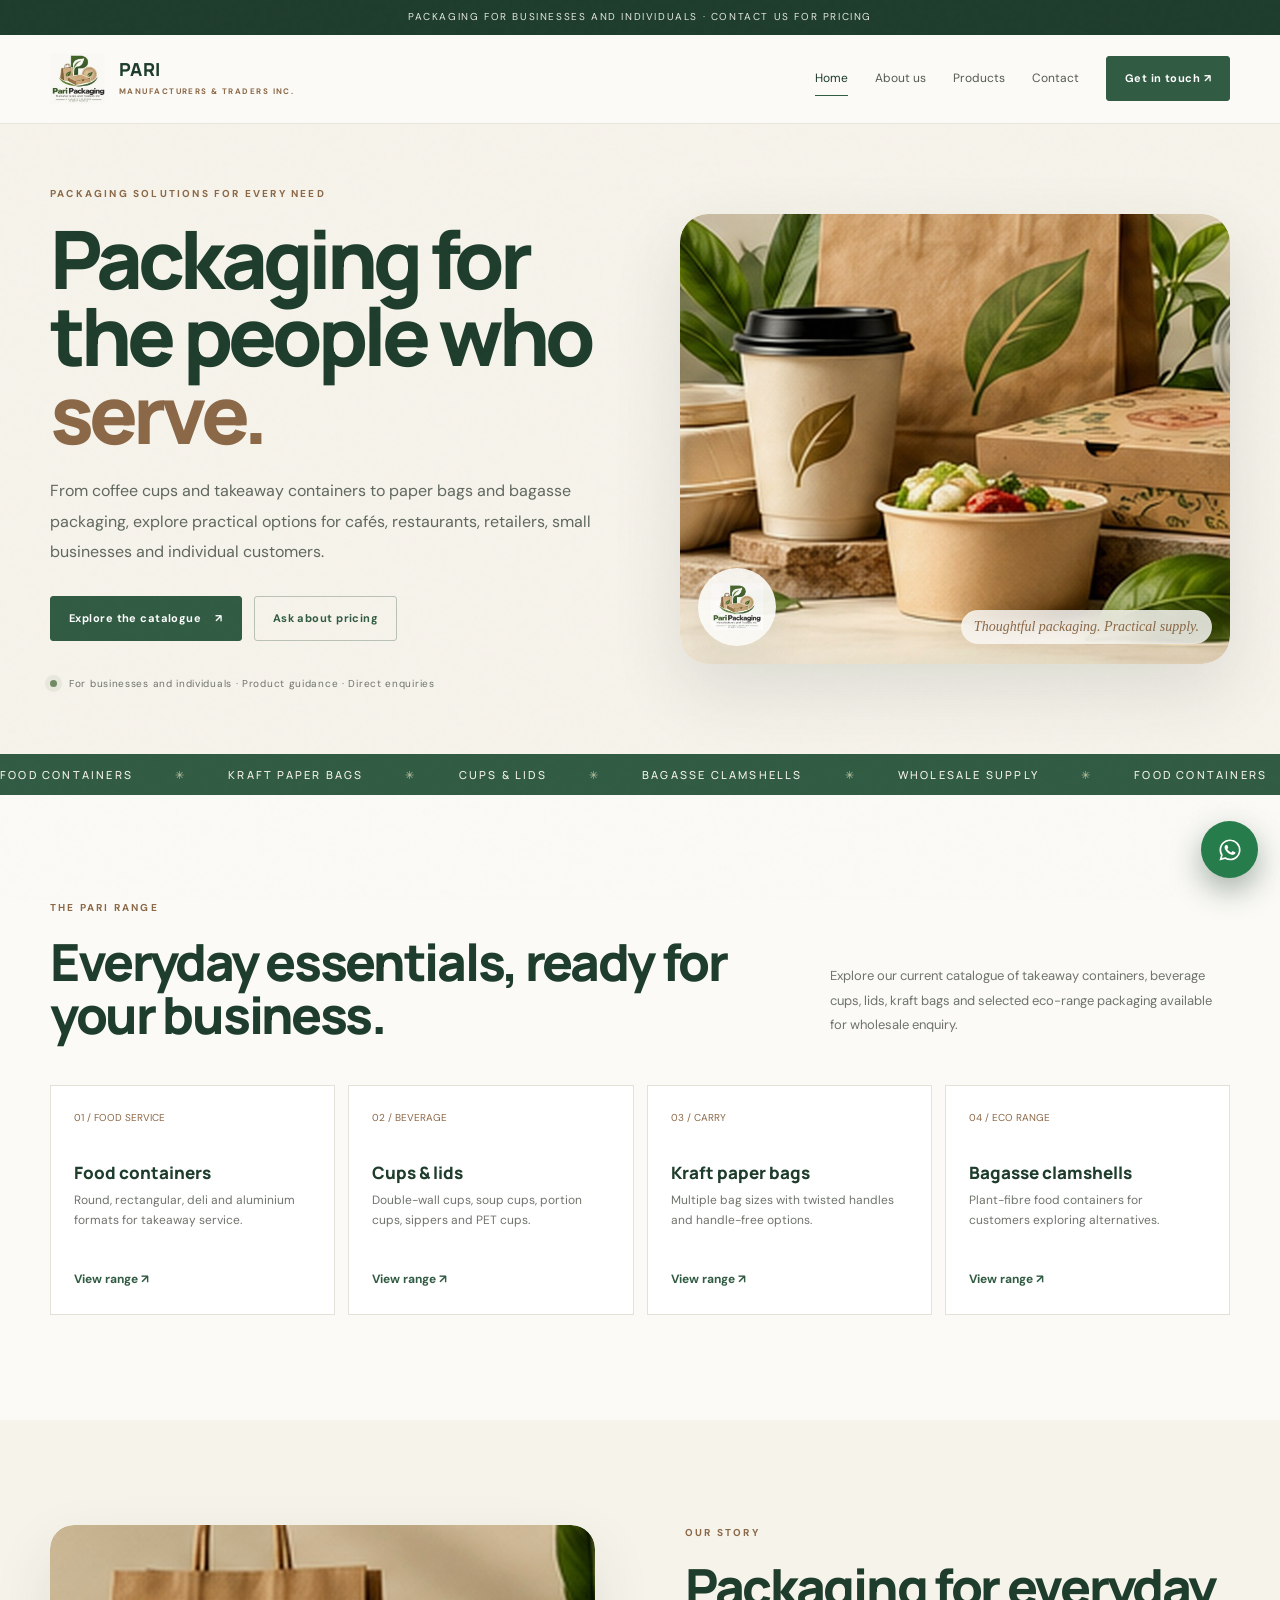
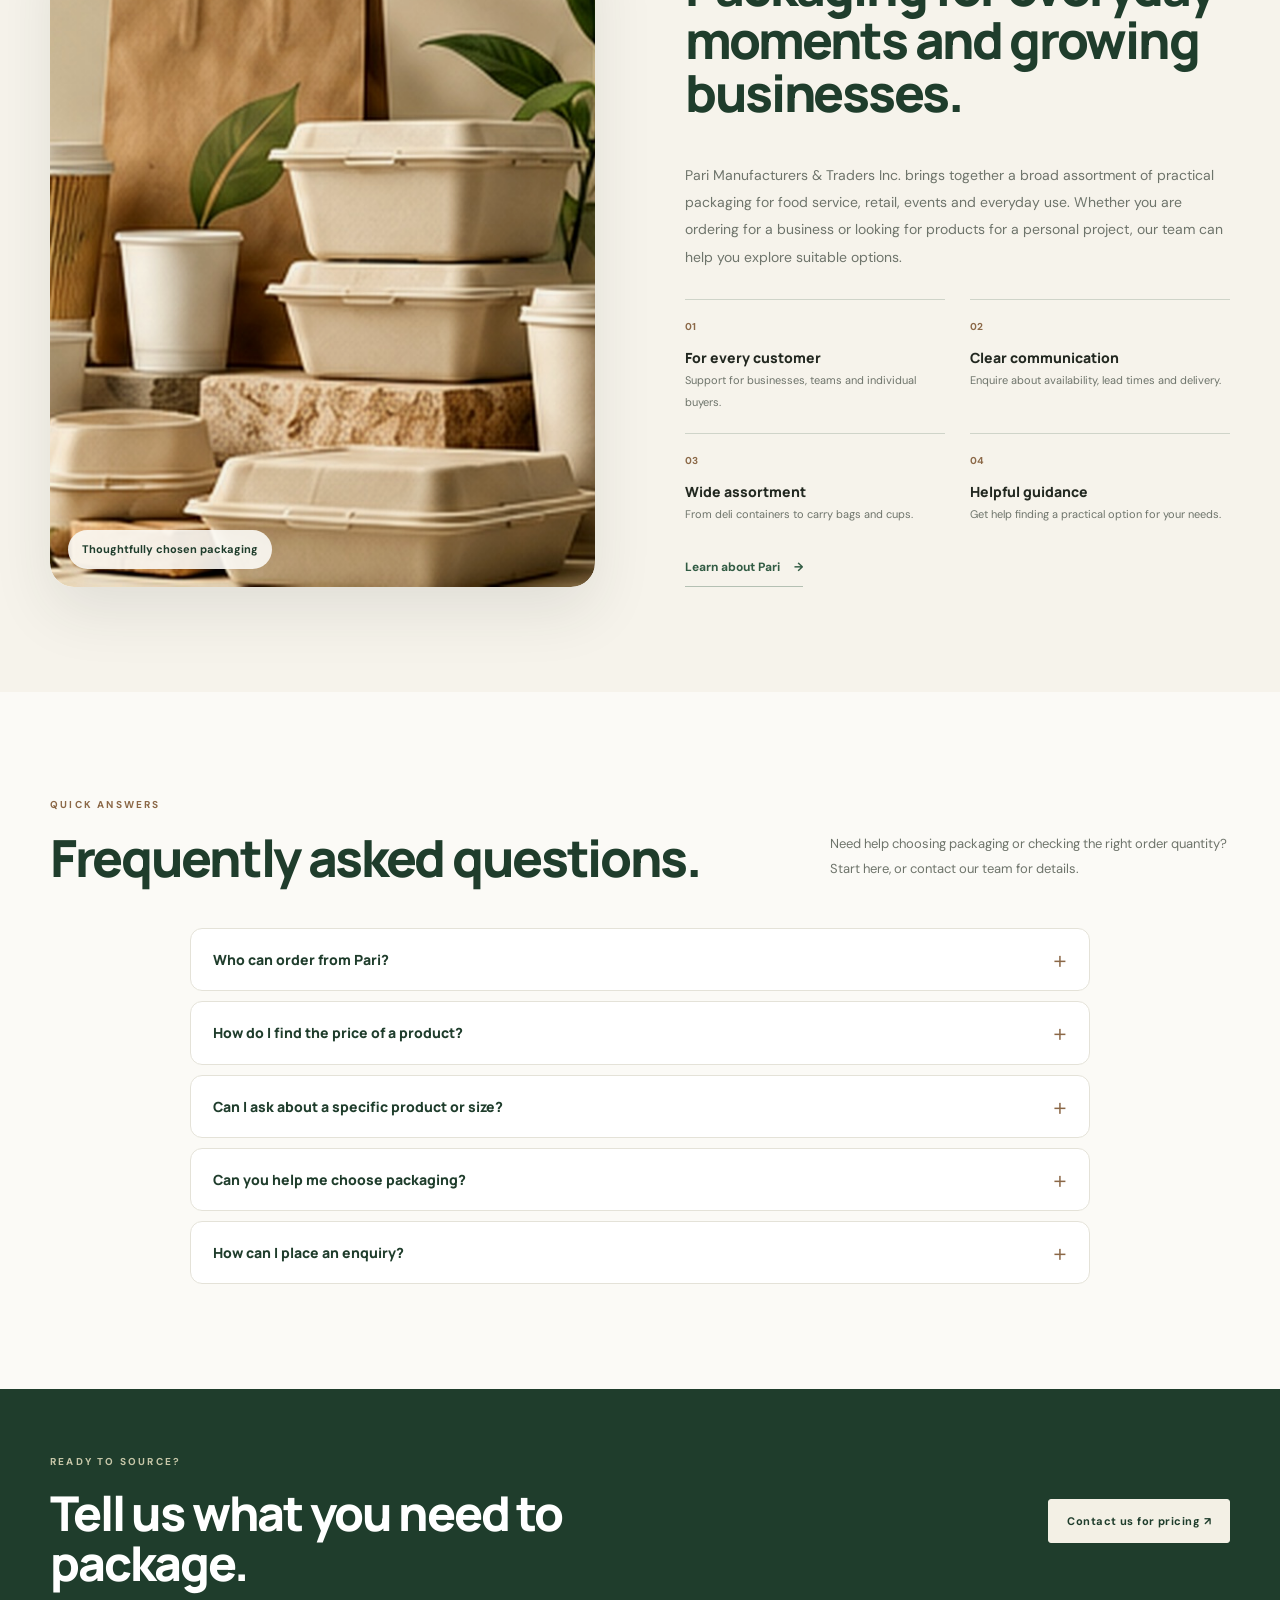
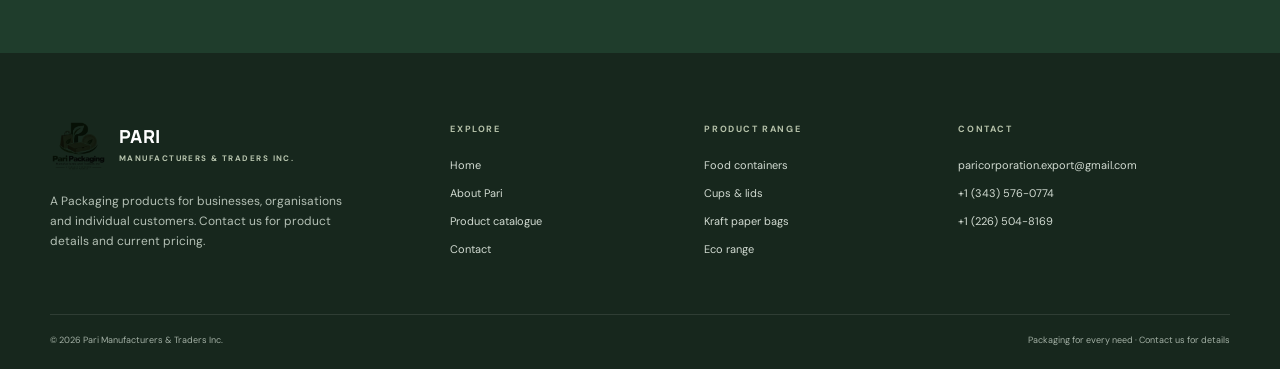
<file: index.html>
<!doctype html><html lang="en"><head><meta charset="utf-8"><meta name="viewport" content="width=device-width, initial-scale=1"><meta name="description" content="Packaging solutions for businesses and individuals. Contact us for current pricing and availability."><meta name="theme-color" content="#315b43"><title>Pari Manufacturers & Traders Inc. | Canadian Wholesale Packaging</title><link rel="stylesheet" href="styles.css"></head><body><div class="announcement">Packaging for businesses and individuals · Contact us for pricing</div>
<header class="site-header"><div class="container nav-wrap"><a class="brand" href="index.html" aria-label="Pari Manufacturers and Traders home"><img src="assets/pari-logo.png" alt="Pari Packaging logo"><span><strong>PARI</strong><small>MANUFACTURERS &amp; TRADERS INC.</small></span></a><button class="menu-toggle" aria-label="Toggle navigation" aria-expanded="false">☰</button><nav class="nav"><a href="index.html">Home</a><a href="about.html">About us</a><a href="products.html">Products</a><a href="contact.html">Contact</a><a class="nav-cta" href="contact.html">Get in touch ↗</a></nav></div></header><main><section class="hero"><div class="container hero-grid"><div class="hero-copy"><p class="eyebrow">PACKAGING SOLUTIONS FOR EVERY NEED</p><h1>Packaging for the people who <em>serve.</em></h1><p class="lead">From coffee cups and takeaway containers to paper bags and bagasse packaging, explore practical options for cafés, restaurants, retailers, small businesses and individual customers.</p><div class="hero-actions"><a class="btn" href="products.html">Explore the catalogue <span>↗</span></a><a class="btn secondary" href="contact.html">Ask about pricing</a></div><div class="hero-meta"><span class="meta-dot"></span> For businesses and individuals · Product guidance · Direct enquiries</div></div><div class="hero-art" aria-label="Illustration of paper bags, takeaway cup and food packaging"><img class="hero-product-image" src="assets/images/hero-packaging.jpg" alt="A curated arrangement of kraft bags, coffee cups, takeaway boxes and bagasse food packaging"><div class="hero-logo"><img src="assets/pari-logo.png" alt="Pari Packaging"></div><div class="art-caption">Thoughtful packaging. Practical supply.</div></div></div></section><div class="marquee"><div class="marquee-track"><span>Food containers</span><span>Kraft paper bags</span><span>Cups &amp; lids</span><span>Bagasse clamshells</span><span>Wholesale supply</span><span>Food containers</span><span>Kraft paper bags</span><span>Cups &amp; lids</span><span>Bagasse clamshells</span><span>Wholesale supply</span></div></div>
<section class="section"><div class="container"><div class="section-head reveal"><div><p class="eyebrow">THE PARI RANGE</p><h2>Everyday essentials, ready for your business.</h2></div><p>Explore our current catalogue of takeaway containers, beverage cups, lids, kraft bags and selected eco-range packaging available for wholesale enquiry.</p></div><div class="category-grid"><a class="category-card reveal" href="products.html#containers"><span class="category-number">01 / FOOD SERVICE</span><h3>Food containers</h3><p>Round, rectangular, deli and aluminium formats for takeaway service.</p><span class="category-arrow">View range ↗</span></a><a class="category-card reveal" href="products.html#cups"><span class="category-number">02 / BEVERAGE</span><h3>Cups &amp; lids</h3><p>Double-wall cups, soup cups, portion cups, sippers and PET cups.</p><span class="category-arrow">View range ↗</span></a><a class="category-card reveal" href="products.html#bags"><span class="category-number">03 / CARRY</span><h3>Kraft paper bags</h3><p>Multiple bag sizes with twisted handles and handle-free options.</p><span class="category-arrow">View range ↗</span></a><a class="category-card reveal" href="products.html#eco"><span class="category-number">04 / ECO RANGE</span><h3>Bagasse clamshells</h3><p>Plant-fibre food containers for customers exploring alternatives.</p><span class="category-arrow">View range ↗</span></a></div></div></section>
<section class="section soft"><div class="container split"><div class="split-art story-photo reveal"><img src="assets/images/our-story-packaging.jpg" alt="A selection of coffee cups, kraft bags and takeaway food containers" loading="lazy"><span class="photo-label">Thoughtfully chosen packaging</span></div><div class="split-copy reveal"><p class="eyebrow">OUR STORY</p><h2>Packaging for everyday moments and growing businesses.</h2><p>Pari Manufacturers &amp; Traders Inc. brings together a broad assortment of practical packaging for food service, retail, events and everyday use. Whether you are ordering for a business or looking for products for a personal project, our team can help you explore suitable options.</p><div class="feature-list"><div class="feature"><b>01</b><h3>For every customer</h3><p>Support for businesses, teams and individual buyers.</p></div><div class="feature"><b>02</b><h3>Clear communication</h3><p>Enquire about availability, lead times and delivery.</p></div><div class="feature"><b>03</b><h3>Wide assortment</h3><p>From deli containers to carry bags and cups.</p></div><div class="feature"><b>04</b><h3>Helpful guidance</h3><p>Get help finding a practical option for your needs.</p></div></div><a class="text-link" href="about.html">Learn about Pari <span>→</span></a></div></div></section>
<section class="section"><div class="container"><div class="section-head reveal"><div><p class="eyebrow">QUICK ANSWERS</p><h2>Frequently asked questions.</h2></div><p>Need help choosing packaging or checking the right order quantity? Start here, or contact our team for details.</p></div><div class="faq-list reveal"><details><summary>Who can order from Pari?</summary><p>We welcome enquiries from businesses, restaurants, retailers, event organisers and individual customers.</p></details><details><summary>How do I find the price of a product?</summary><p>Prices depend on the product and order requirements. Contact us for current costing, availability and a tailored quote.</p></details><details><summary>Can I ask about a specific product or size?</summary><p>Yes. Share the product name or item code from the catalogue and our team can help confirm the details.</p></details><details><summary>Can you help me choose packaging?</summary><p>Absolutely. Tell us what you are packaging and how you plan to use it, and we can help you explore suitable options.</p></details><details><summary>How can I place an enquiry?</summary><p>Use the contact form, email us or send a message on WhatsApp. We will follow up with the next steps.</p></details></div></div></section>
<!-- <section class="section reviews-section"><div class="container"><div class="section-head"><div><p class="eyebrow">CUSTOMER VOICES</p><h2>Feedback that helps us improve.</h2></div><p class="review-disclaimer">Illustrative preview cards only — replace these with verified customer feedback before publishing as real reviews.</p></div><div class="review-viewport" data-review-viewport><div class="review-track" data-review-track><article class="review-card"><span class="review-stars" aria-hidden="true">★★★★★</span><p>“The product range is easy to browse, and it is helpful to have a single place to ask questions.”</p><div class="review-person"><span class="review-avatar">S</span><div><strong>Sample feedback</strong><small>Illustrative placeholder</small></div></div></article><article class="review-card"><span class="review-stars" aria-hidden="true">★★★★★</span><p>“Having the product sizes and descriptions together makes it easier to compare packaging options.”</p><div class="review-person"><span class="review-avatar">B</span><div><strong>Sample feedback</strong><small>Illustrative placeholder</small></div></div></article><article class="review-card"><span class="review-stars" aria-hidden="true">★★★★★</span><p>“It is useful to be able to contact the team for details and current pricing before deciding.”</p><div class="review-person"><span class="review-avatar">C</span><div><strong>Sample feedback</strong><small>Illustrative placeholder</small></div></div></article><article class="review-card"><span class="review-stars" aria-hidden="true">★★★★★</span><p>“A clear way to explore coffee cups, food containers, bags and other everyday packaging.”</p><div class="review-person"><span class="review-avatar">P</span><div><strong>Sample feedback</strong><small>Illustrative placeholder</small></div></div></article></div></div><p class="review-cta"><a class="text-link" href="contact.html">Share your feedback <span>→</span></a></p></div></section> -->
<section class="cta-band"><div class="container cta-inner"><div><p class="eyebrow">READY TO SOURCE?</p><h2>Tell us what you need to package.</h2></div><a class="btn" href="contact.html">Contact us for pricing ↗</a></div></section></main><footer class="footer"><div class="container"><div class="footer-grid"><div><a class="brand" href="index.html"><img src="assets/pari-logo.png" alt="Pari Packaging logo"><span><strong>PARI</strong><small>MANUFACTURERS &amp; TRADERS INC.</small></span></a><p class="footer-intro">A Packaging products for businesses, organisations and individual customers. Contact us for product details and current pricing.</p></div><div><h4>Explore</h4><a href="index.html">Home</a><a href="about.html">About Pari</a><a href="products.html">Product catalogue</a><a href="contact.html">Contact</a></div><div><h4>Product range</h4><a href="products.html#containers">Food containers</a><a href="products.html#cups">Cups &amp; lids</a><a href="products.html#bags">Kraft paper bags</a><a href="products.html#eco">Eco range</a></div><div><h4>Contact</h4><a href="mailto:paricorporation.export@gmail.com">paricorporation.export@gmail.com</a><a href="tel:+13435760774">+1 (343) 576-0774</a><a href="tel:+12265048169">+1 (226) 504-8169</a></div></div><div class="footer-bottom"><span>© <span id="year">2026</span> Pari Manufacturers &amp; Traders Inc.</span><span>Packaging for every need · Contact us for details</span></div></div></footer><a class="whatsapp" href="https://wa.me/13435760774" target="_blank" rel="noopener" aria-label="Chat with Pari on WhatsApp"><svg viewBox="0 0 32 32" aria-hidden="true"><path d="M16.04 3C8.9 3 3.1 8.77 3.1 15.87c0 2.27.6 4.49 1.74 6.44L3 29l6.9-1.8a13.1 13.1 0 0 0 6.14 1.56h.01c7.13 0 12.94-5.77 12.94-12.87 0-3.44-1.35-6.67-3.8-9.1A12.9 12.9 0 0 0 16.04 3zm0 23.55h-.01a10.8 10.8 0 0 1-5.5-1.5l-.4-.24-4.1 1.07 1.1-3.98-.26-.41a10.66 10.66 0 0 1-1.65-5.62c0-5.95 4.86-10.8 10.83-10.8 2.9 0 5.62 1.12 7.67 3.17a10.72 10.72 0 0 1 3.17 7.64c0 5.95-4.86 10.8-10.84 10.8zm5.94-8.08c-.33-.16-1.94-.95-2.24-1.06-.3-.11-.52-.16-.74.16-.22.33-.85 1.06-1.04 1.28-.19.22-.38.25-.71.08-.33-.16-1.38-.51-2.63-1.62-.97-.86-1.62-1.92-1.81-2.25-.19-.33-.02-.5.14-.66.15-.15.33-.38.49-.57.16-.19.22-.33.33-.55.11-.22.06-.41-.03-.57-.08-.16-.74-1.77-1.01-2.42-.27-.63-.54-.54-.74-.55h-.63c-.22 0-.57.08-.87.41-.3.33-1.14 1.11-1.14 2.71s1.17 3.14 1.33 3.36c.16.22 2.3 3.5 5.57 4.91.78.34 1.39.54 1.86.69.78.25 1.49.22 2.05.13.63-.09 1.94-.79 2.21-1.55.27-.76.27-1.41.19-1.55-.08-.14-.3-.22-.63-.38z"/></svg></a><script src="script.js"></script></body></html>
</file>
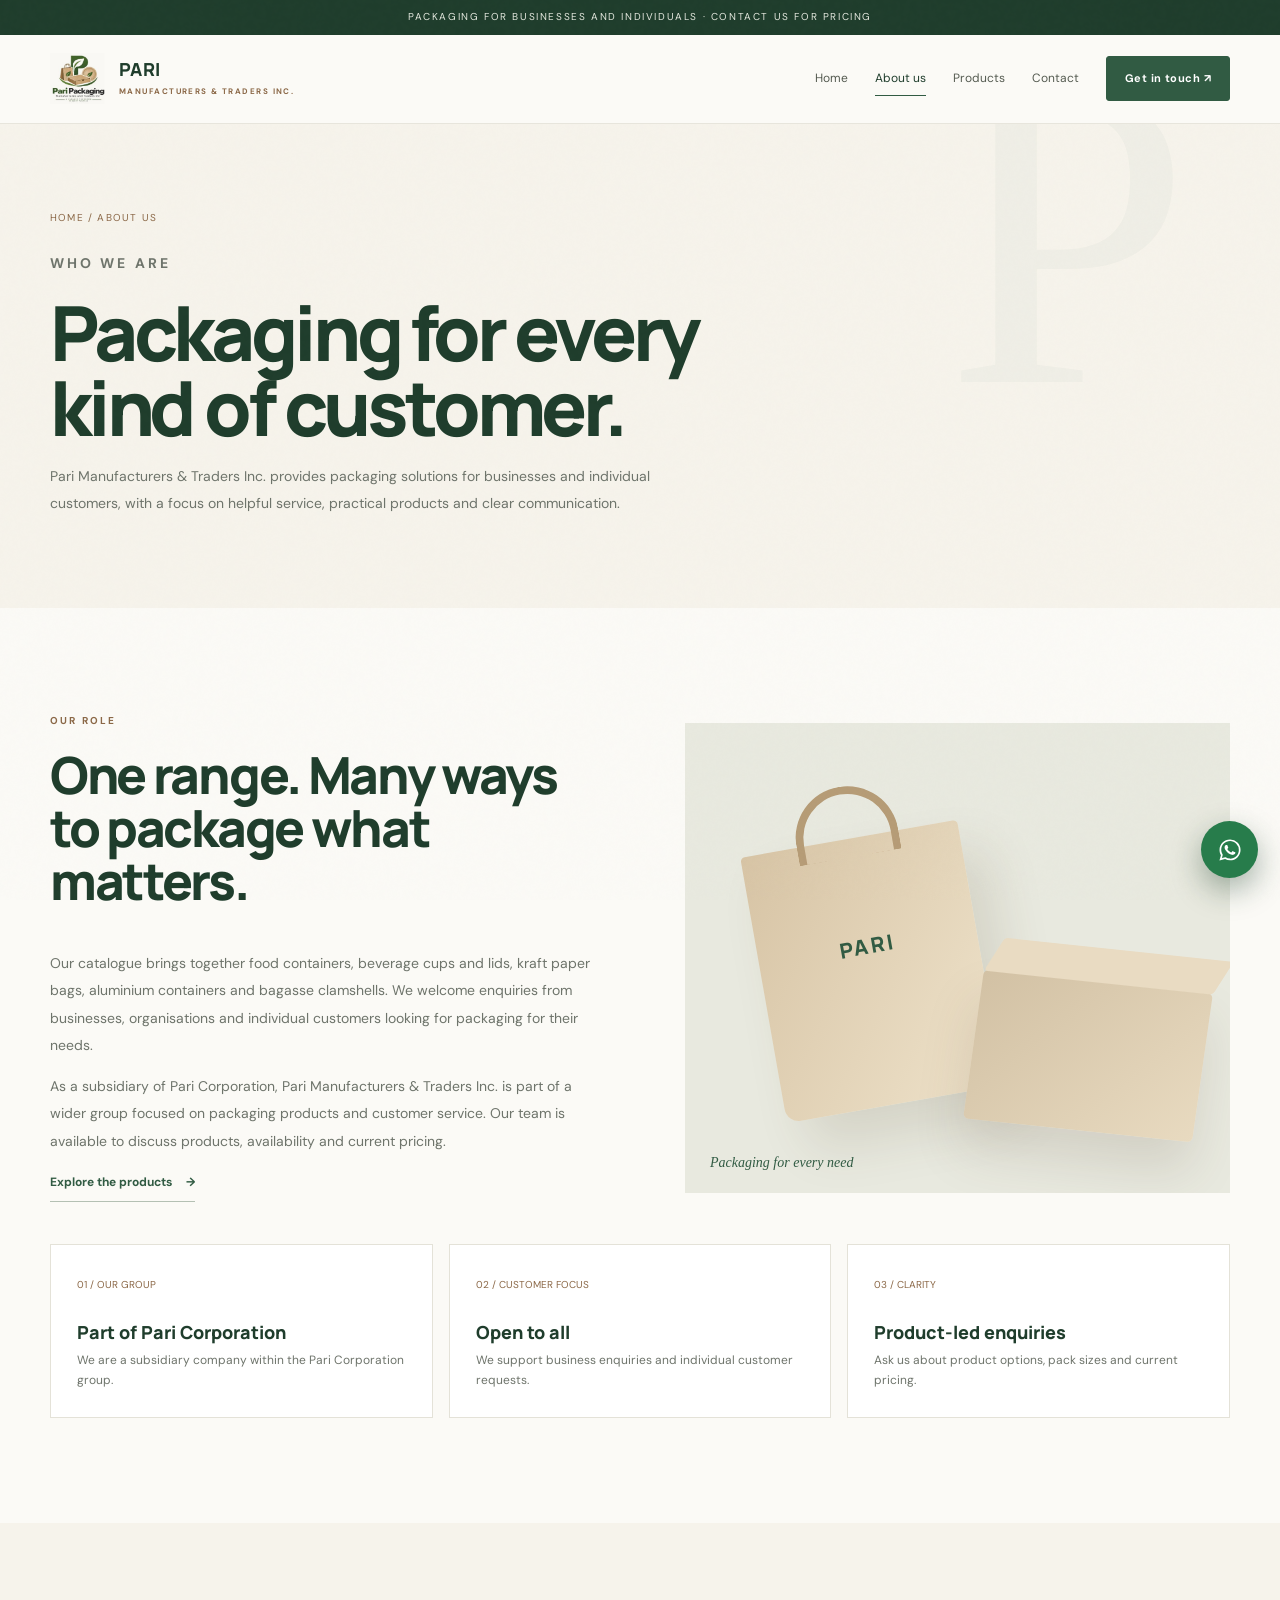
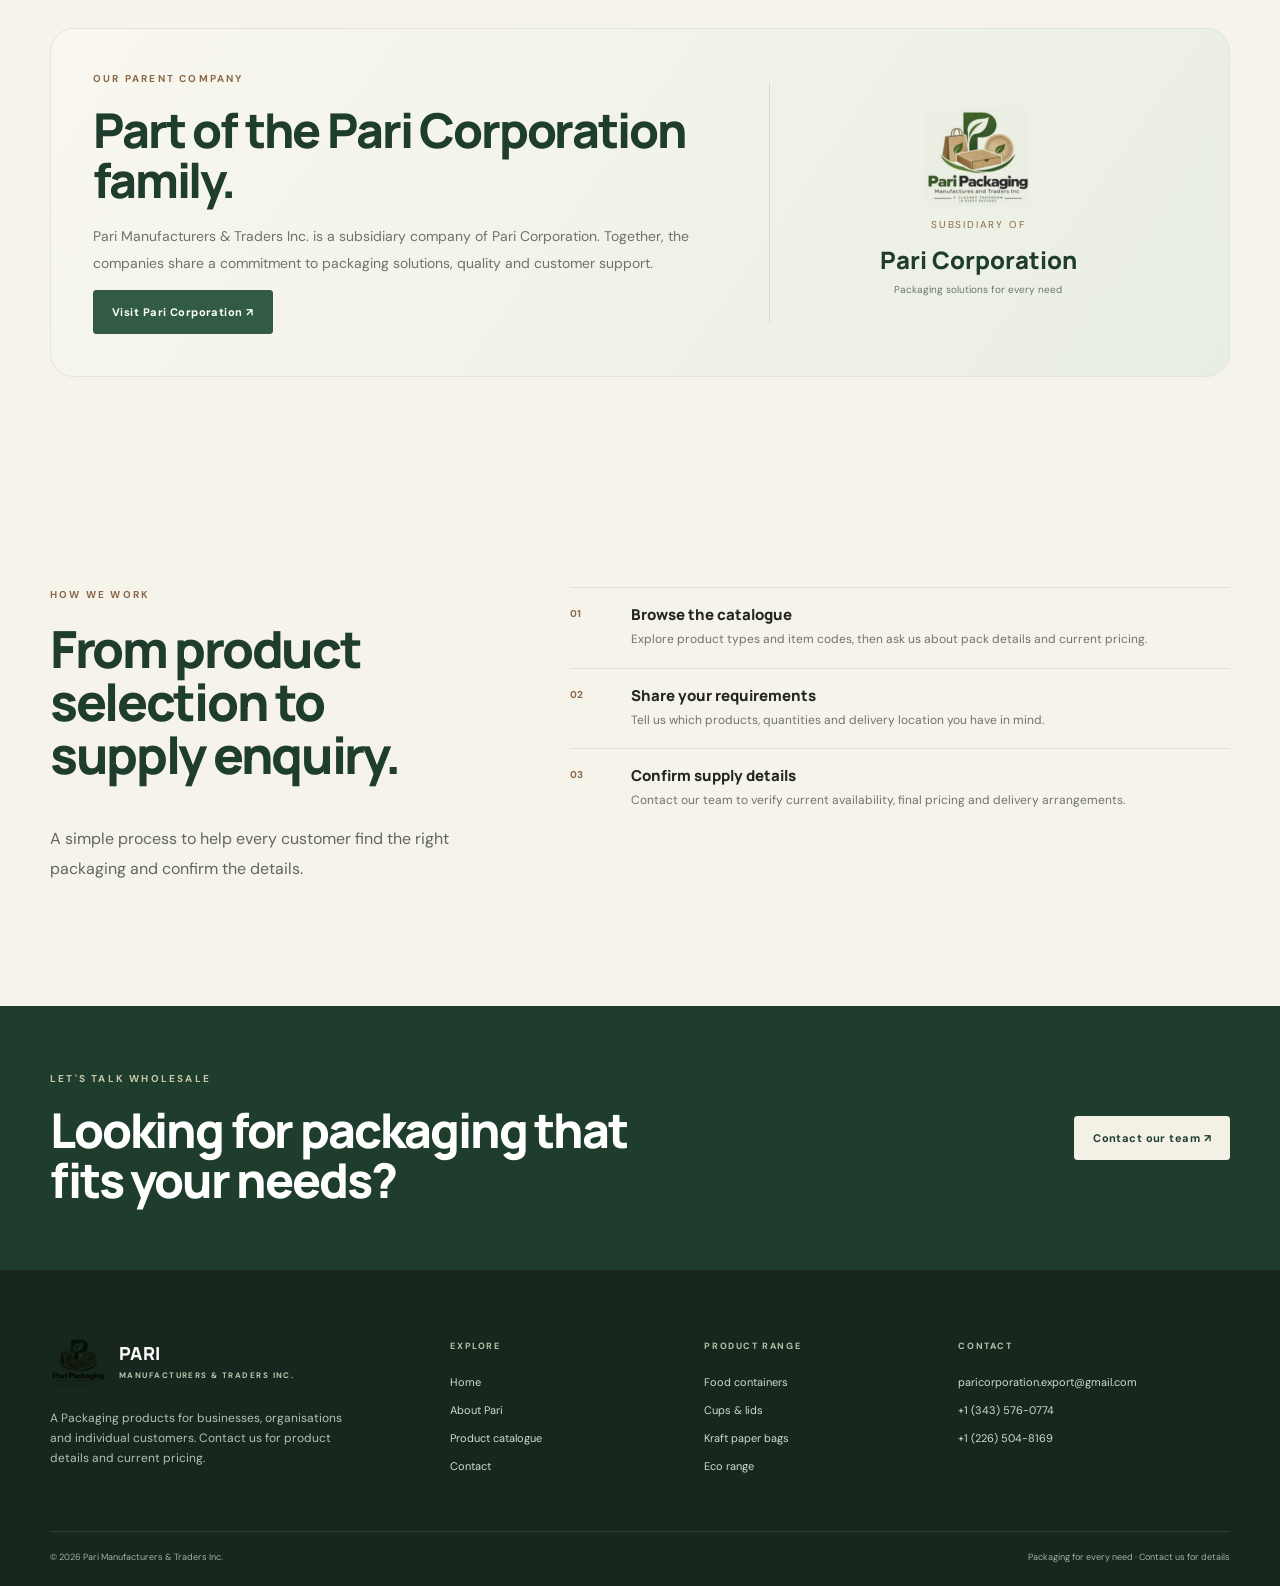
<file: about.html>
<!doctype html><html lang="en"><head><meta charset="utf-8"><meta name="viewport" content="width=device-width, initial-scale=1"><meta name="description" content="Learn about Pari Manufacturers & Traders Inc., a Canadian wholesale packaging distributor sourcing products from Pari Corporation in India."><meta name="theme-color" content="#315b43"><title>About Pari | Canadian Wholesale Packaging Distributor</title><link rel="stylesheet" href="styles.css"></head><body><div class="announcement">Packaging for businesses and individuals · Contact us for pricing</div>
<header class="site-header"><div class="container nav-wrap"><a class="brand" href="index.html" aria-label="Pari Manufacturers and Traders home"><img src="assets/pari-logo.png" alt="Pari Packaging logo"><span><strong>PARI</strong><small>MANUFACTURERS &amp; TRADERS INC.</small></span></a><button class="menu-toggle" aria-label="Toggle navigation" aria-expanded="false">☰</button><nav class="nav"><a href="index.html">Home</a><a href="about.html">About us</a><a href="products.html">Products</a><a href="contact.html">Contact</a><a class="nav-cta" href="contact.html">Get in touch ↗</a></nav></div></header><main><section class="page-hero"><div class="container"><div class="breadcrumbs">Home / About us</div><p class="eyebrow">WHO WE ARE</p><h1>Packaging for every kind of customer.</h1><p>Pari Manufacturers &amp; Traders Inc. provides packaging solutions for businesses and individual customers, with a focus on helpful service, practical products and clear communication.</p></div></section><section class="section"><div class="container split"><div class="split-copy reveal"><p class="eyebrow">OUR ROLE</p><h2>One range. Many ways to package what matters.</h2><p>Our catalogue brings together food containers, beverage cups and lids, kraft paper bags, aluminium containers and bagasse clamshells. We welcome enquiries from businesses, organisations and individual customers looking for packaging for their needs.</p><p>As a subsidiary of Pari Corporation, Pari Manufacturers &amp; Traders Inc. is part of a wider group focused on packaging products and customer service. Our team is available to discuss products, availability and current pricing.</p><a class="text-link" href="products.html">Explore the products <span>→</span></a></div><div class="split-art reveal"><div class="visual-bag"></div><div class="visual-box"></div><div class="art-note">Packaging for every need</div></div></div><div class="container about-values"><article class="value-card reveal"><span>01 / OUR GROUP</span><h3>Part of Pari Corporation</h3><p>We are a subsidiary company within the Pari Corporation group.</p></article><article class="value-card reveal"><span>02 / CUSTOMER FOCUS</span><h3>Open to all</h3><p>We support business enquiries and individual customer requests.</p></article><article class="value-card reveal"><span>03 / CLARITY</span><h3>Product-led enquiries</h3><p>Ask us about product options, pack sizes and current pricing.</p></article></div></section><section class="section soft group-section"><div class="container group-panel"><div class="group-copy"><p class="eyebrow">OUR PARENT COMPANY</p><h2>Part of the Pari Corporation family.</h2><p>Pari Manufacturers &amp; Traders Inc. is a subsidiary company of Pari Corporation. Together, the companies share a commitment to packaging solutions, quality and customer support.</p><a class="btn" href="https://www.paricorporation.com/" target="_blank" rel="noopener">Visit Pari Corporation ↗</a></div><div class="group-mark"><img src="assets/pari-logo.png" alt="Pari Packaging logo"><span>Subsidiary of</span><strong>Pari Corporation</strong><small>Packaging solutions for every need</small></div></div></section><section class="section soft"><div class="container journey"><div class="reveal"><p class="eyebrow">HOW WE WORK</p><h2>From product selection to supply enquiry.</h2><p class="lead">A simple process to help every customer find the right packaging and confirm the details.</p></div><div class="journey-list"><div class="reveal"><b>01</b><div><h3>Browse the catalogue</h3><p>Explore product types and item codes, then ask us about pack details and current pricing.</p></div></div><div class="reveal"><b>02</b><div><h3>Share your requirements</h3><p>Tell us which products, quantities and delivery location you have in mind.</p></div></div><div class="reveal"><b>03</b><div><h3>Confirm supply details</h3><p>Contact our team to verify current availability, final pricing and delivery arrangements.</p></div></div></div></div></section><section class="cta-band"><div class="container cta-inner"><div><p class="eyebrow">LET'S TALK WHOLESALE</p><h2>Looking for packaging that fits your needs?</h2></div><a class="btn" href="contact.html">Contact our team ↗</a></div></section></main><footer class="footer"><div class="container"><div class="footer-grid"><div><a class="brand" href="index.html"><img src="assets/pari-logo.png" alt="Pari Packaging logo"><span><strong>PARI</strong><small>MANUFACTURERS &amp; TRADERS INC.</small></span></a><p class="footer-intro">A Packaging products for businesses, organisations and individual customers. Contact us for product details and current pricing.</p></div><div><h4>Explore</h4><a href="index.html">Home</a><a href="about.html">About Pari</a><a href="products.html">Product catalogue</a><a href="contact.html">Contact</a></div><div><h4>Product range</h4><a href="products.html#containers">Food containers</a><a href="products.html#cups">Cups &amp; lids</a><a href="products.html#bags">Kraft paper bags</a><a href="products.html#eco">Eco range</a></div><div><h4>Contact</h4><a href="mailto:paricorporation.export@gmail.com">paricorporation.export@gmail.com</a><a href="tel:+13435760774">+1 (343) 576-0774</a><a href="tel:+12265048169">+1 (226) 504-8169</a></div></div><div class="footer-bottom"><span>© <span id="year">2026</span> Pari Manufacturers &amp; Traders Inc.</span><span>Packaging for every need · Contact us for details</span></div></div></footer><a class="whatsapp" href="https://wa.me/13435760774" target="_blank" rel="noopener" aria-label="Chat with Pari on WhatsApp"><svg viewBox="0 0 32 32" aria-hidden="true"><path d="M16.04 3C8.9 3 3.1 8.77 3.1 15.87c0 2.27.6 4.49 1.74 6.44L3 29l6.9-1.8a13.1 13.1 0 0 0 6.14 1.56h.01c7.13 0 12.94-5.77 12.94-12.87 0-3.44-1.35-6.67-3.8-9.1A12.9 12.9 0 0 0 16.04 3zm0 23.55h-.01a10.8 10.8 0 0 1-5.5-1.5l-.4-.24-4.1 1.07 1.1-3.98-.26-.41a10.66 10.66 0 0 1-1.65-5.62c0-5.95 4.86-10.8 10.83-10.8 2.9 0 5.62 1.12 7.67 3.17a10.72 10.72 0 0 1 3.17 7.64c0 5.95-4.86 10.8-10.84 10.8zm5.94-8.08c-.33-.16-1.94-.95-2.24-1.06-.3-.11-.52-.16-.74.16-.22.33-.85 1.06-1.04 1.28-.19.22-.38.25-.71.08-.33-.16-1.38-.51-2.63-1.62-.97-.86-1.62-1.92-1.81-2.25-.19-.33-.02-.5.14-.66.15-.15.33-.38.49-.57.16-.19.22-.33.33-.55.11-.22.06-.41-.03-.57-.08-.16-.74-1.77-1.01-2.42-.27-.63-.54-.54-.74-.55h-.63c-.22 0-.57.08-.87.41-.3.33-1.14 1.11-1.14 2.71s1.17 3.14 1.33 3.36c.16.22 2.3 3.5 5.57 4.91.78.34 1.39.54 1.86.69.78.25 1.49.22 2.05.13.63-.09 1.94-.79 2.21-1.55.27-.76.27-1.41.19-1.55-.08-.14-.3-.22-.63-.38z"/></svg></a><script src="script.js"></script></body></html>
</file>
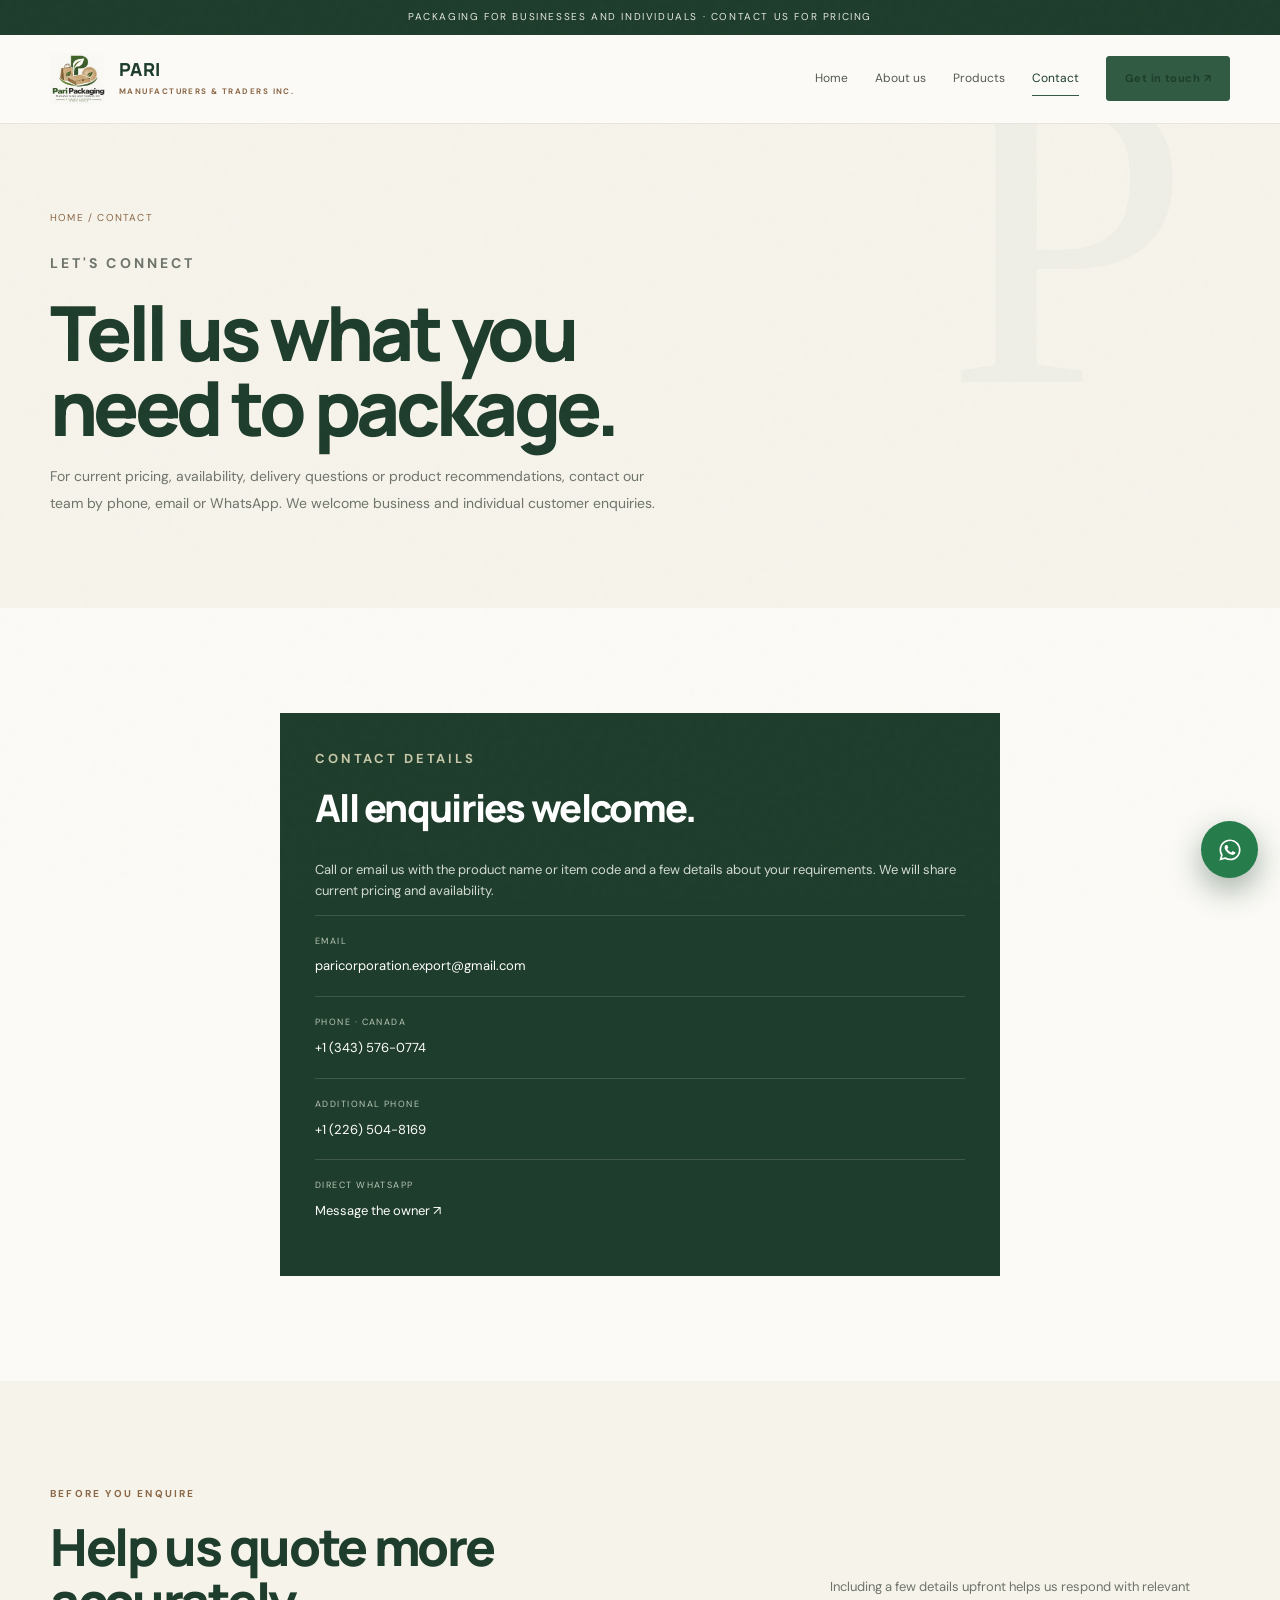
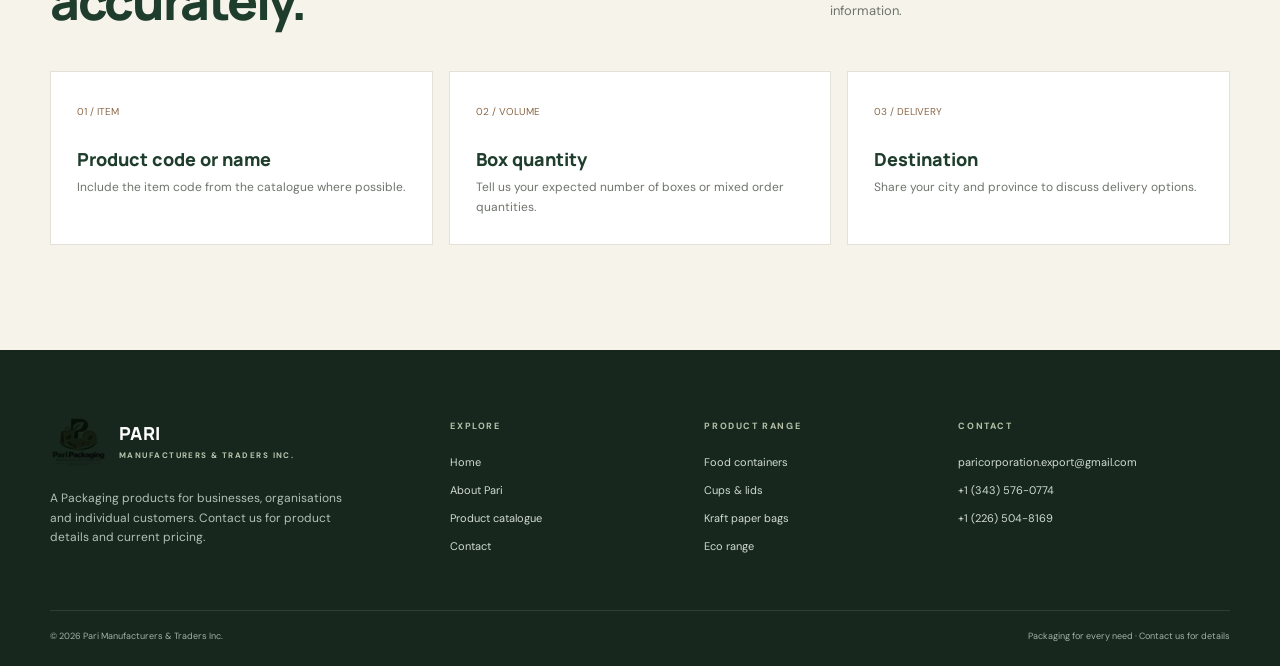
<file: contact.html>
<!doctype html>
<html lang="en">
<head>
  <meta charset="utf-8">
  <meta name="viewport" content="width=device-width, initial-scale=1">
  <meta name="description" content="Contact Pari Manufacturers & Traders Inc. for packaging enquiries from businesses and individual customers.">
  <meta name="theme-color" content="#315b43">
  <title>Contact | Pari Manufacturers & Traders Inc.</title>
  <link rel="stylesheet" href="styles.css">
</head>
<body>
  <div class="announcement">Packaging for businesses and individuals · Contact us for pricing</div>

  <header class="site-header">
    <div class="container nav-wrap">
      <a class="brand" href="index.html" aria-label="Pari Manufacturers and Traders home">
        <img src="assets/pari-logo.png" alt="Pari Packaging logo">
        <span><strong>PARI</strong><small>MANUFACTURERS &amp; TRADERS INC.</small></span>
      </a>
      <button class="menu-toggle" aria-label="Toggle navigation" aria-expanded="false">☰</button>
      <nav class="nav">
        <a href="index.html">Home</a>
        <a href="about.html">About us</a>
        <a href="products.html">Products</a>
        <a href="contact.html">Contact</a>
        <a class="nav-cta" href="contact.html">Get in touch ↗</a>
      </nav>
    </div>
  </header>

  <main>
    <section class="page-hero">
      <div class="container">
        <div class="breadcrumbs">Home / Contact</div>
        <p class="eyebrow">LET'S CONNECT</p>
        <h1>Tell us what you<br>need to package.</h1>
        <p>For current pricing, availability, delivery questions or product recommendations, contact our team by phone, email or WhatsApp. We welcome business and individual customer enquiries.</p>
      </div>
    </section>

    <section class="section">
      <div class="container contact-solo">
        <aside class="contact-card reveal">
          <p class="eyebrow" style="color:#c7c7a9">CONTACT DETAILS</p>
          <h2>All enquiries welcome.</h2>
          <p>Call or email us with the product name or item code and a few details about your requirements. We will share current pricing and availability.</p>

          <div class="contact-line">
            <small>Email</small>
            <a href="mailto:paricorporation.export@gmail.com">paricorporation.export@gmail.com</a>
          </div>
          <div class="contact-line">
            <small>Phone · Canada</small>
            <a href="tel:+13435760774">+1 (343) 576-0774</a>
          </div>
          <div class="contact-line">
            <small>Additional phone</small>
            <a href="tel:+12265048169">+1 (226) 504-8169</a>
          </div>
          
          <div class="contact-line">
            <small>Direct WhatsApp</small>
            <a href="https://wa.me/13435760774" target="_blank" rel="noopener">Message the owner ↗</a>
          </div>
        </aside>
      </div>
    </section>

    <section class="section soft">
      <div class="container">
        <div class="section-head">
          <div>
            <p class="eyebrow">BEFORE YOU ENQUIRE</p>
            <h2>Help us quote more accurately.</h2>
          </div>
          <p>Including a few details upfront helps us respond with relevant information.</p>
        </div>
        <div class="about-values">
          <article class="value-card">
            <span>01 / ITEM</span>
            <h3>Product code or name</h3>
            <p>Include the item code from the catalogue where possible.</p>
          </article>
          <article class="value-card">
            <span>02 / VOLUME</span>
            <h3>Box quantity</h3>
            <p>Tell us your expected number of boxes or mixed order quantities.</p>
          </article>
          <article class="value-card">
            <span>03 / DELIVERY</span>
            <h3>Destination</h3>
            <p>Share your city and province to discuss delivery options.</p>
          </article>
        </div>
      </div>
    </section>
  </main>

  <footer class="footer">
    <div class="container">
      <div class="footer-grid">
        <div>
          <a class="brand" href="index.html">
            <img src="assets/pari-logo.png" alt="Pari Packaging logo">
            <span><strong>PARI</strong><small>MANUFACTURERS &amp; TRADERS INC.</small></span>
          </a>
          <p class="footer-intro">A Packaging products for businesses, organisations and individual customers. Contact us for product details and current pricing.</p>
        </div>
        <div>
          <h4>Explore</h4>
          <a href="index.html">Home</a>
          <a href="about.html">About Pari</a>
          <a href="products.html">Product catalogue</a>
          <a href="contact.html">Contact</a>
        </div>
        <div>
          <h4>Product range</h4>
          <a href="products.html#containers">Food containers</a>
          <a href="products.html#cups">Cups &amp; lids</a>
          <a href="products.html#bags">Kraft paper bags</a>
          <a href="products.html#eco">Eco range</a>
        </div>
        <div>
          <h4>Contact</h4>
          <a href="mailto:paricorporation.export@gmail.com">paricorporation.export@gmail.com</a>
          <a href="tel:+13435760774">+1 (343) 576-0774</a>
          <a href="tel:+12265048169">+1 (226) 504-8169</a>
          
        </div>
      </div>
      <div class="footer-bottom">
        <span>© <span id="year">2026</span> Pari Manufacturers &amp; Traders Inc.</span>
        <span>Packaging for every need · Contact us for details</span>
      </div>
    </div>
  </footer>

  <a class="whatsapp" href="https://wa.me/13435760774" target="_blank" rel="noopener" aria-label="Chat with Pari on WhatsApp">
    <svg viewBox="0 0 32 32" aria-hidden="true"><path d="M16.04 3C8.9 3 3.1 8.77 3.1 15.87c0 2.27.6 4.49 1.74 6.44L3 29l6.9-1.8a13.1 13.1 0 0 0 6.14 1.56h.01c7.13 0 12.94-5.77 12.94-12.87 0-3.44-1.35-6.67-3.8-9.1A12.9 12.9 0 0 0 16.04 3zm0 23.55h-.01a10.8 10.8 0 0 1-5.5-1.5l-.4-.24-4.1 1.07 1.1-3.98-.26-.41a10.66 10.66 0 0 1-1.65-5.62c0-5.95 4.86-10.8 10.83-10.8 2.9 0 5.62 1.12 7.67 3.17a10.72 10.72 0 0 1 3.17 7.64c0 5.95-4.86 10.8-10.84 10.8zm5.94-8.08c-.33-.16-1.94-.95-2.24-1.06-.3-.11-.52-.16-.74.16-.22.33-.85 1.06-1.04 1.28-.19.22-.38.25-.71.08-.33-.16-1.38-.51-2.63-1.62-.97-.86-1.62-1.92-1.81-2.25-.19-.33-.02-.5.14-.66.15-.15.33-.38.49-.57.16-.19.22-.33.33-.55.11-.22.06-.41-.03-.57-.08-.16-.74-1.77-1.01-2.42-.27-.63-.54-.54-.74-.55h-.63c-.22 0-.57.08-.87.41-.3.33-1.14 1.11-1.14 2.71s1.17 3.14 1.33 3.36c.16.22 2.3 3.5 5.57 4.91.78.34 1.39.54 1.86.69.78.25 1.49.22 2.05.13.63-.09 1.94-.79 2.21-1.55.27-.76.27-1.41.19-1.55-.08-.14-.3-.22-.63-.38z"/></svg>
  </a>
  <script src="script.js"></script>
</body>
</html>
</file>
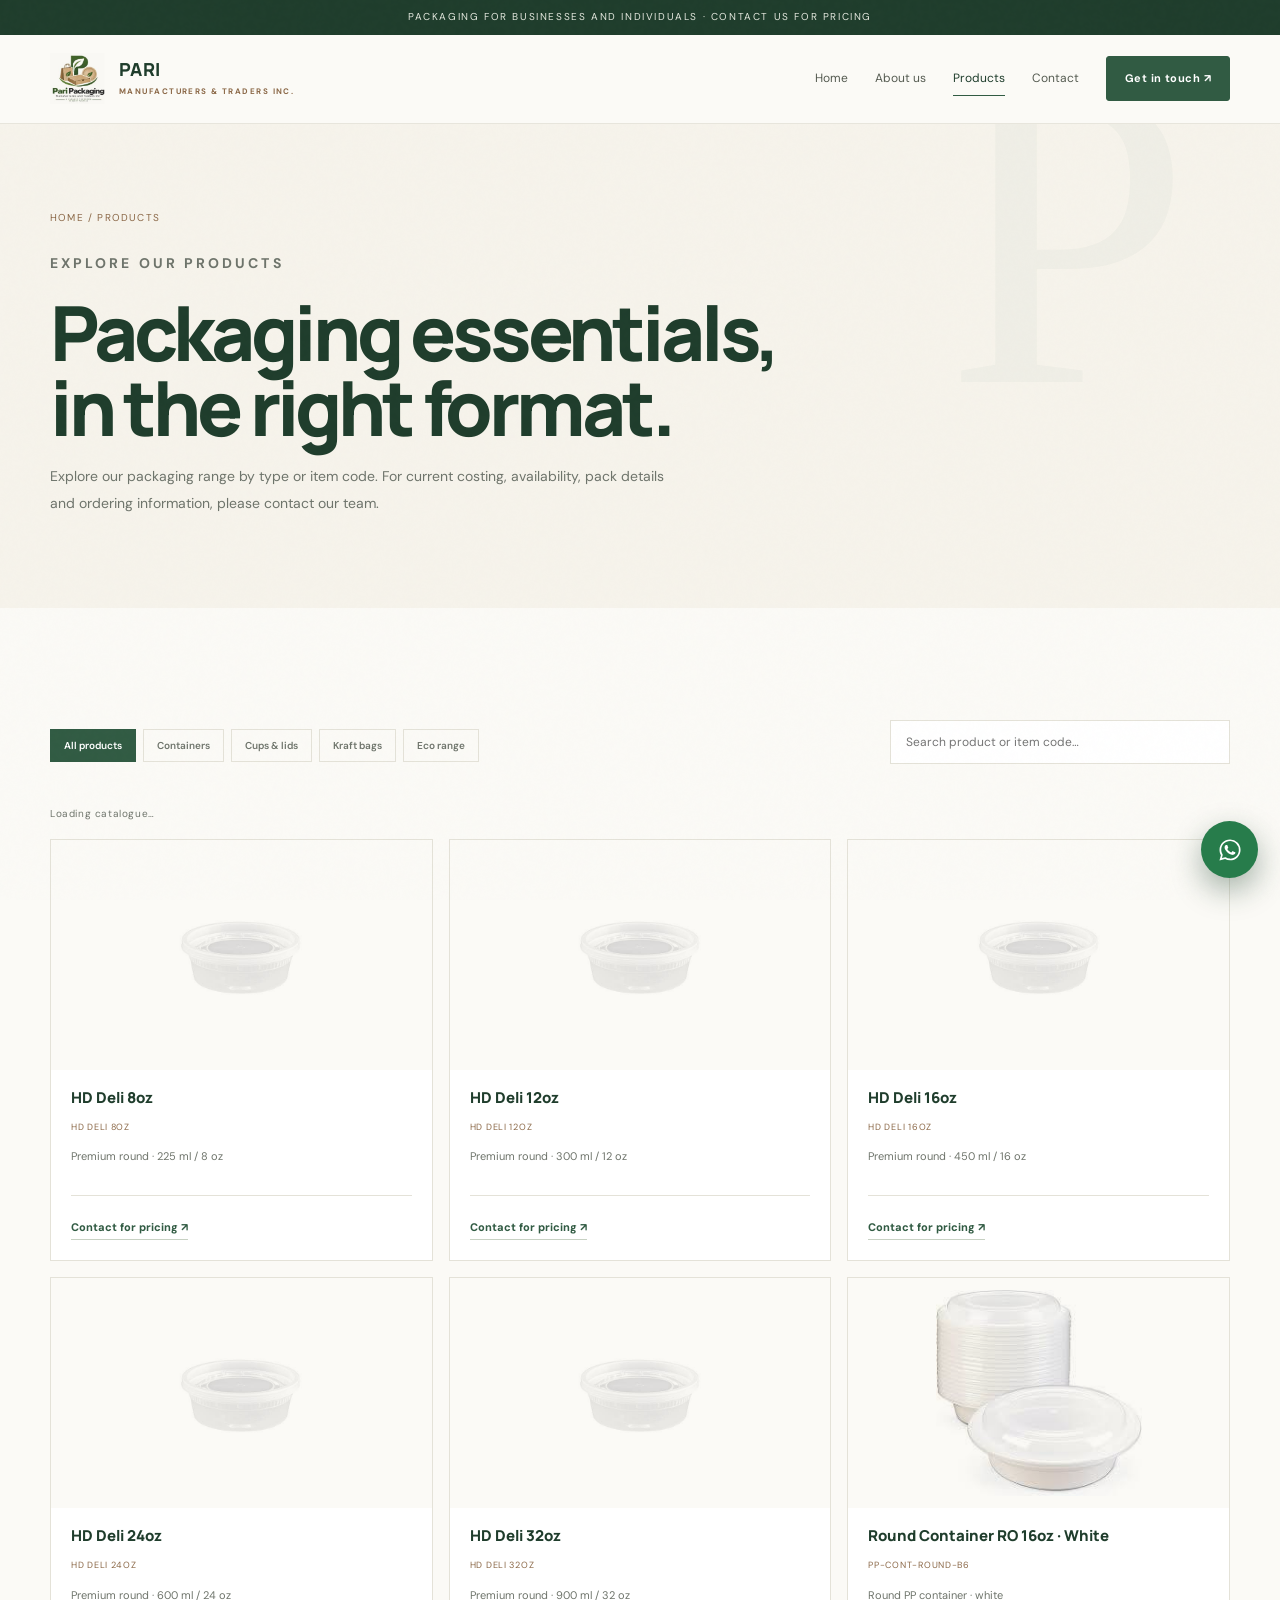
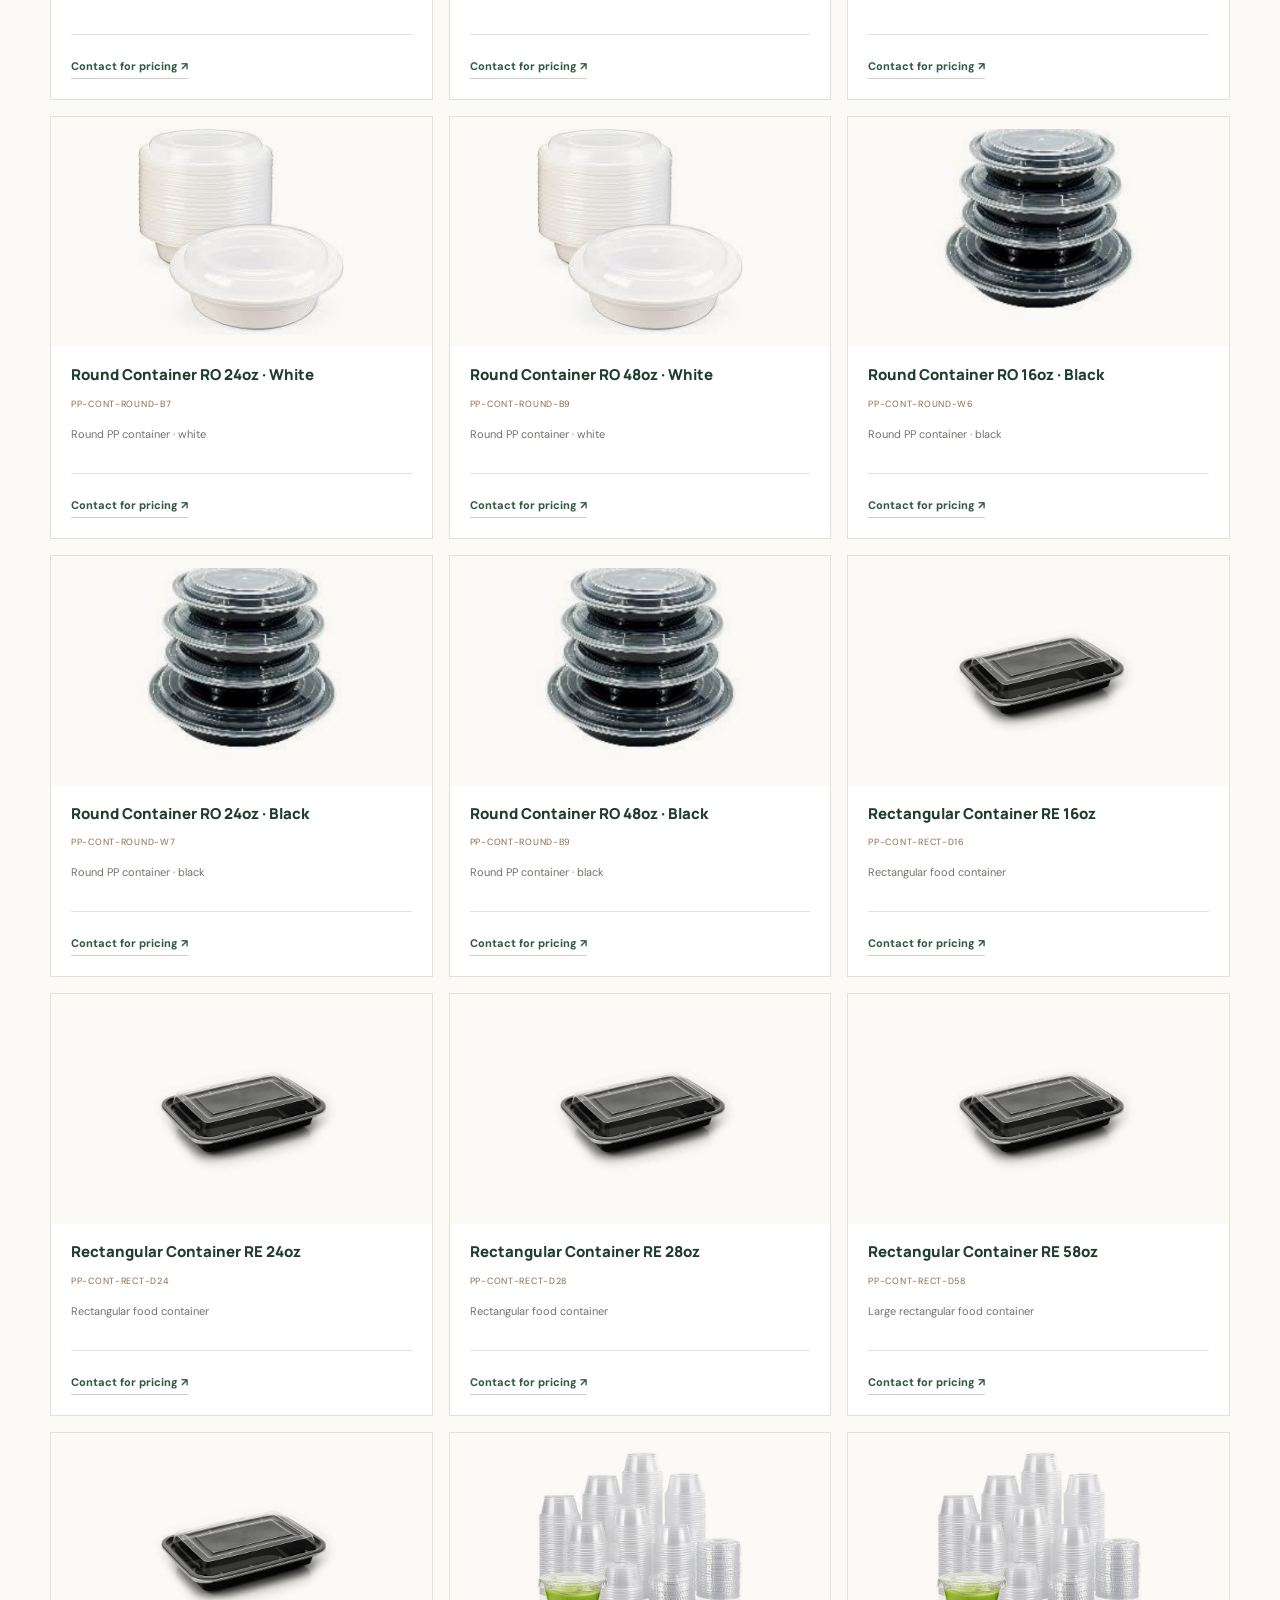
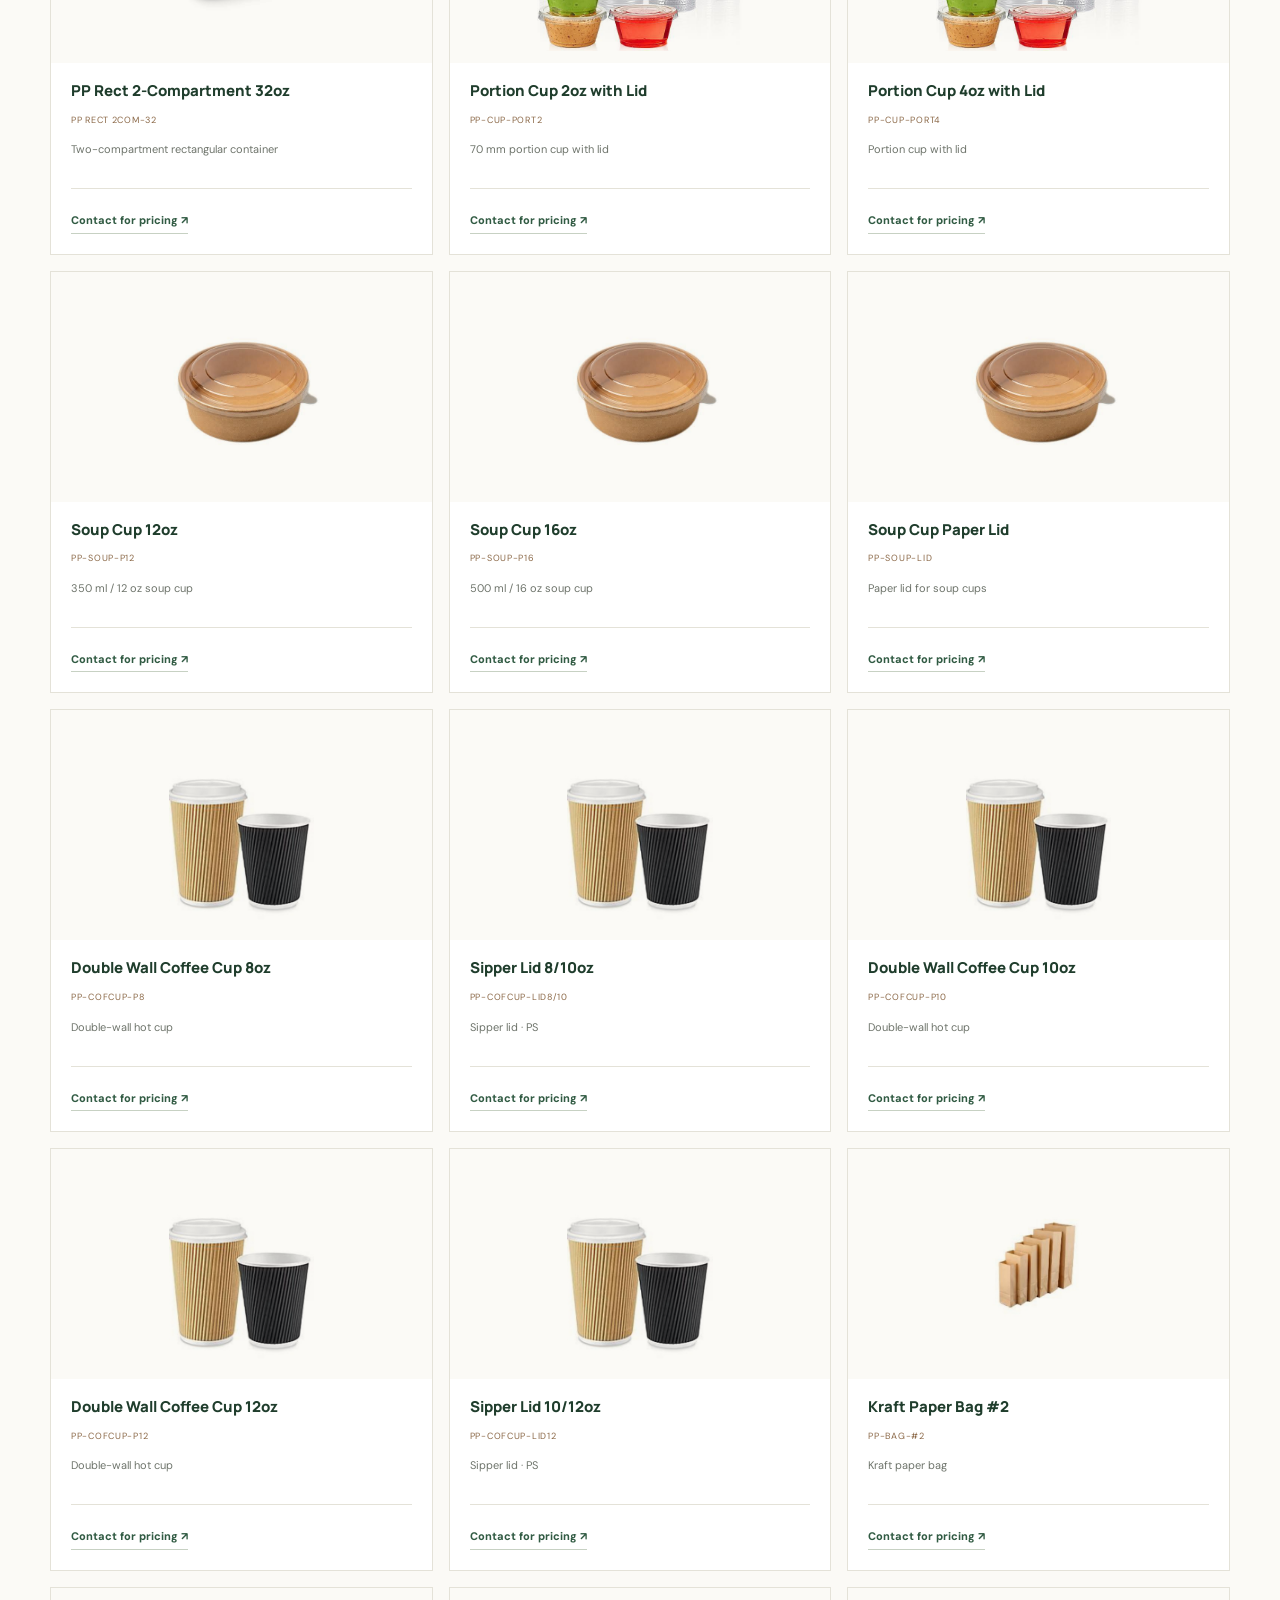
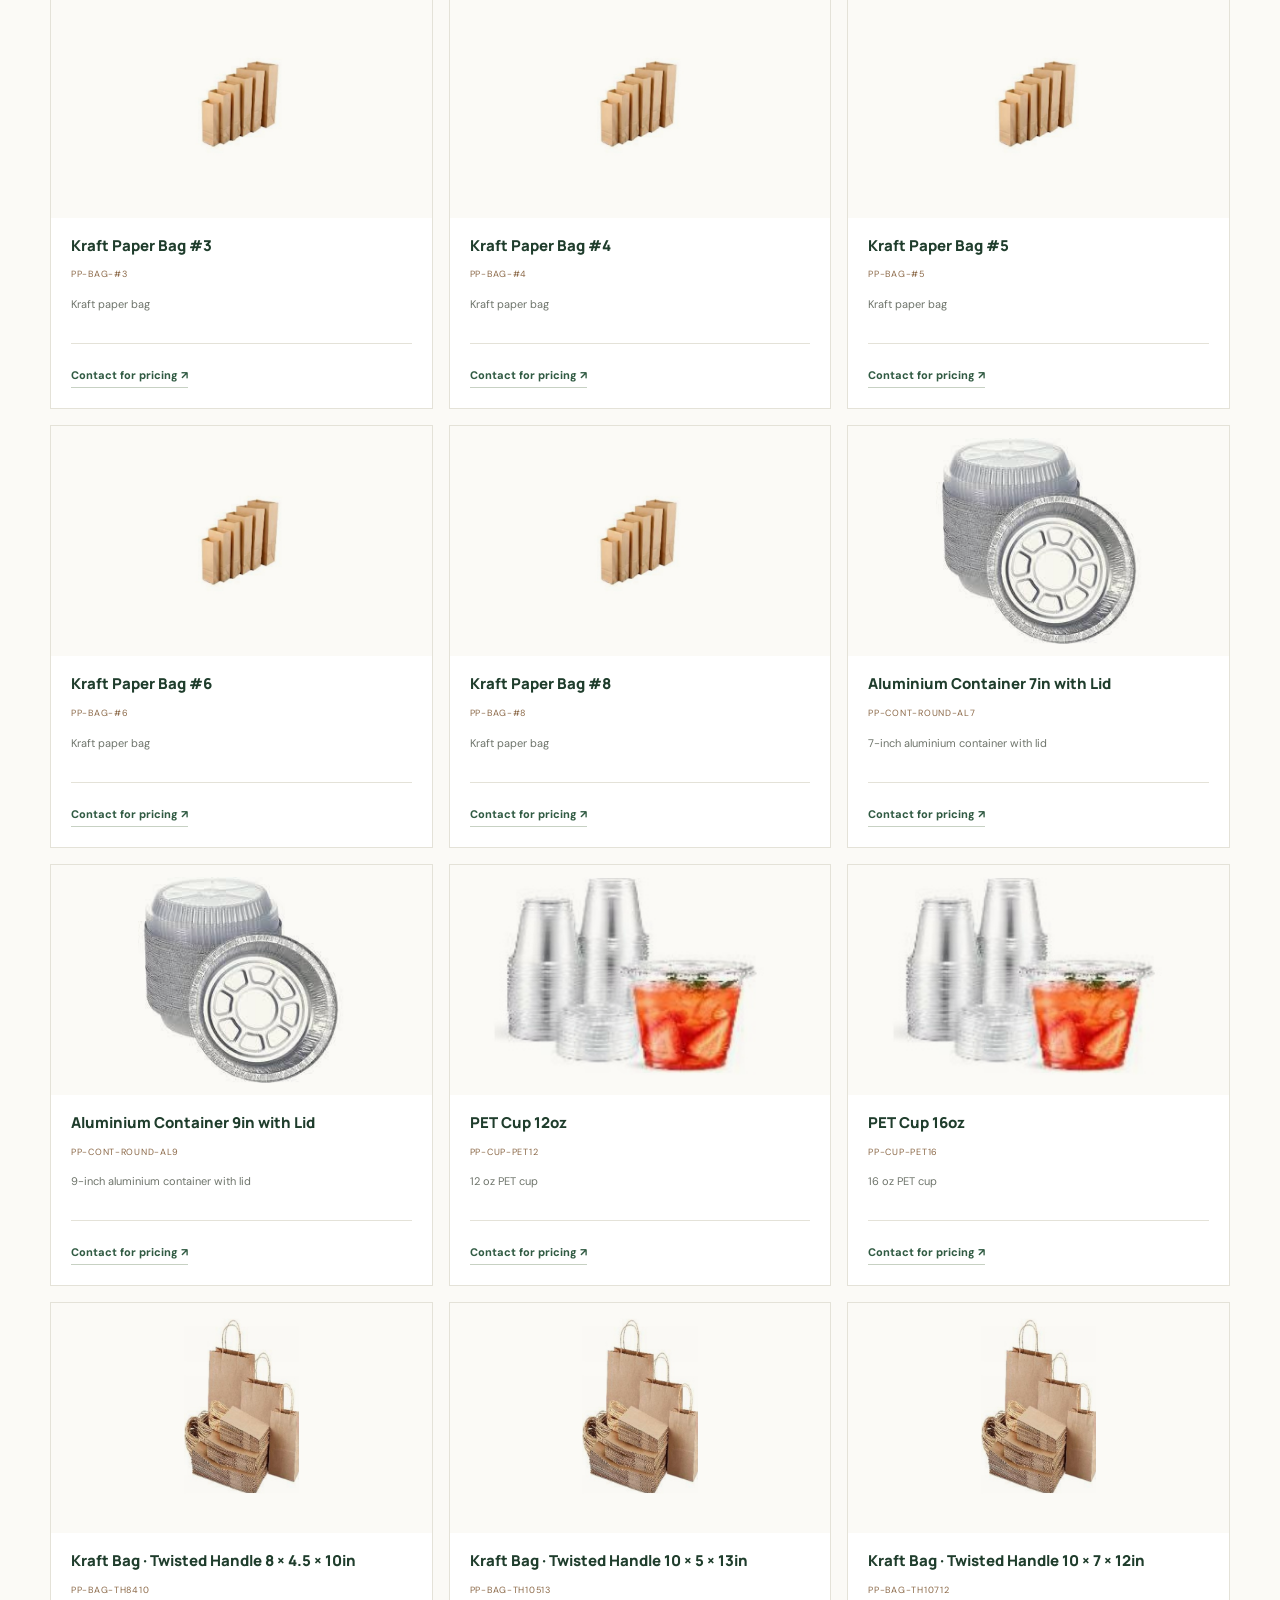
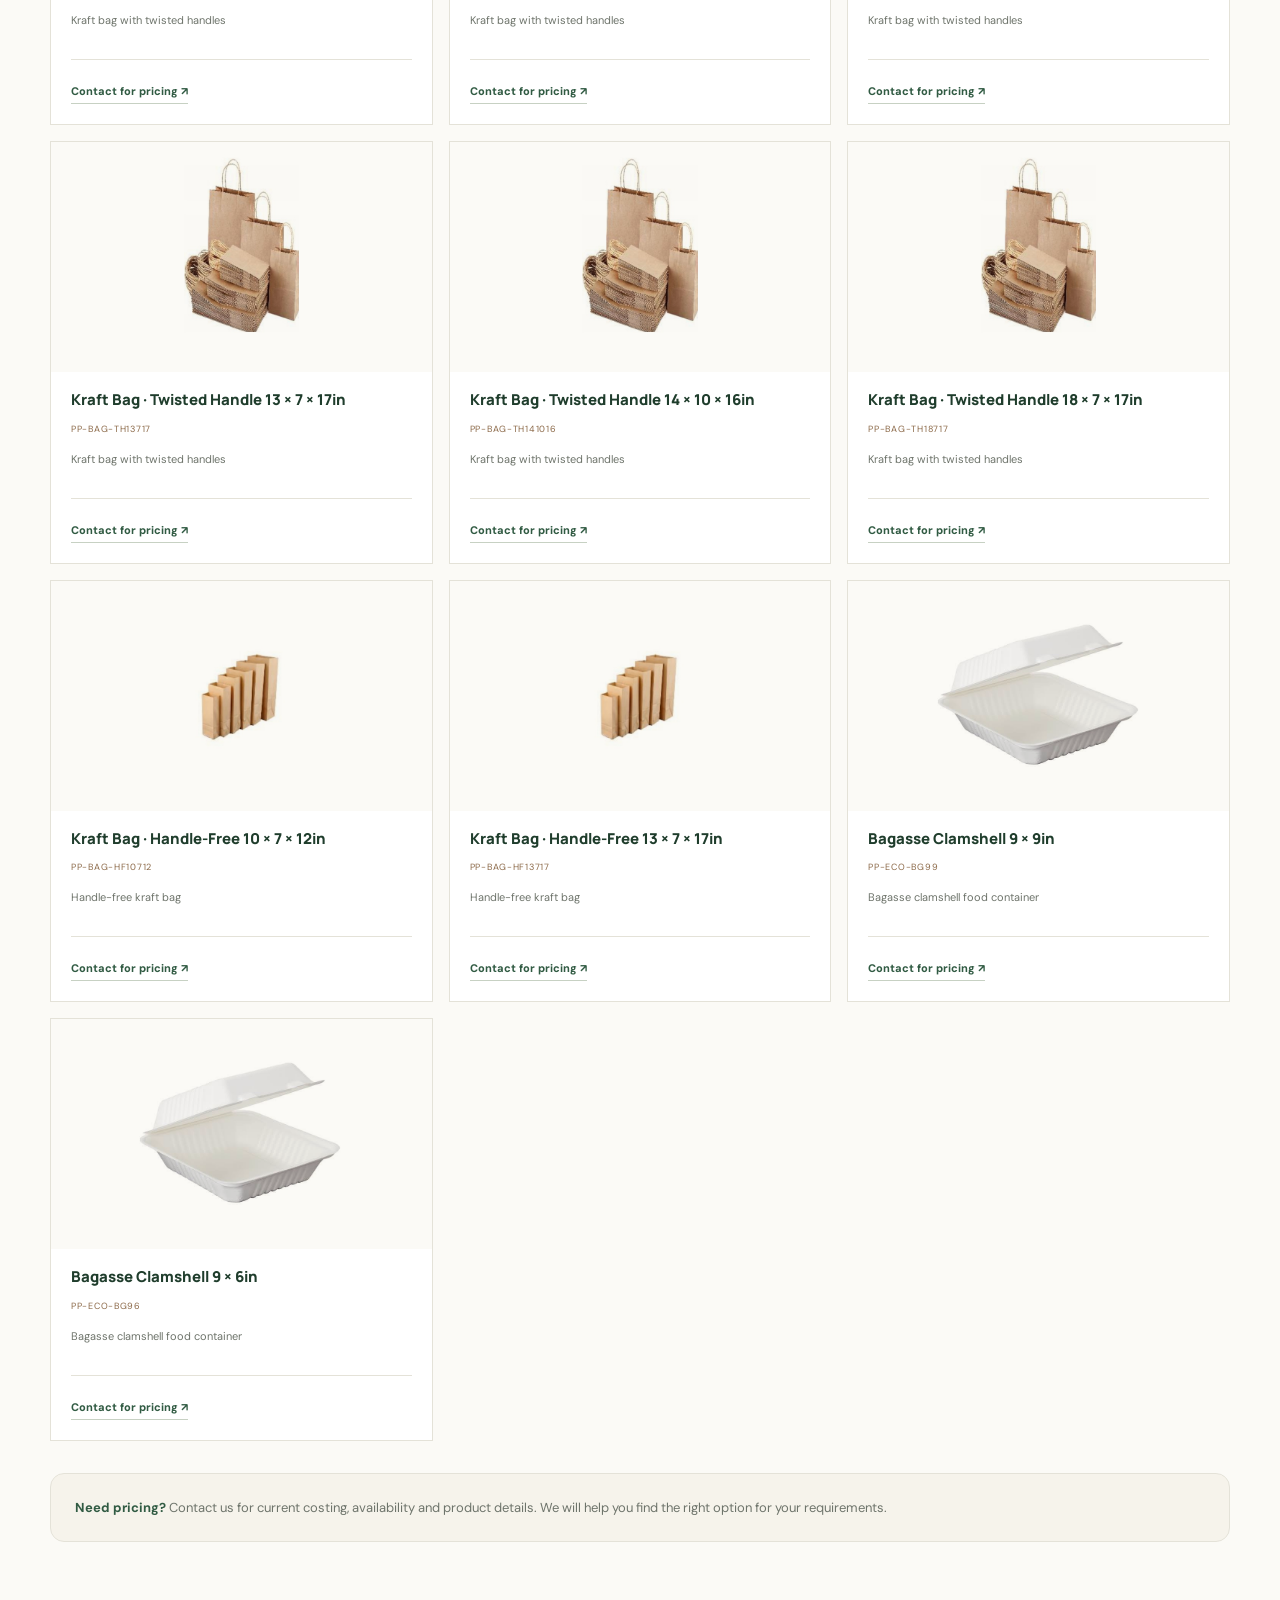
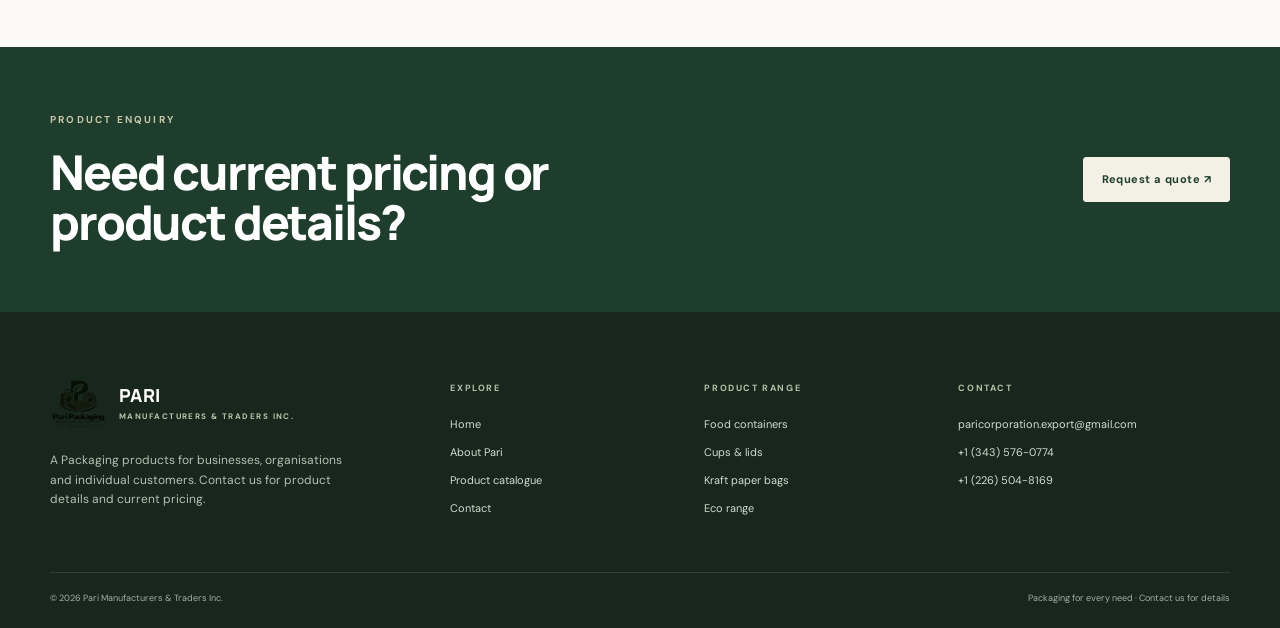
<file: products.html>
<!doctype html><html lang="en"><head><meta charset="utf-8"><meta name="viewport" content="width=device-width, initial-scale=1"><meta name="description" content="Browse packaging options for businesses and individual customers, including containers, cups, lids, bags and bagasse products."><meta name="theme-color" content="#315b43"><title>Products | Pari Manufacturers & Traders Inc.</title><link rel="stylesheet" href="styles.css"></head><body><div class="announcement">Packaging for businesses and individuals · Contact us for pricing</div>
<header class="site-header"><div class="container nav-wrap"><a class="brand" href="index.html" aria-label="Pari Manufacturers and Traders home"><img src="assets/pari-logo.png" alt="Pari Packaging logo"><span><strong>PARI</strong><small>MANUFACTURERS &amp; TRADERS INC.</small></span></a><button class="menu-toggle" aria-label="Toggle navigation" aria-expanded="false">☰</button><nav class="nav"><a href="index.html">Home</a><a href="about.html">About us</a><a href="products.html">Products</a><a href="contact.html">Contact</a><a class="nav-cta" href="contact.html">Get in touch ↗</a></nav></div></header><main><section class="page-hero"><div class="container"><div class="breadcrumbs">Home / Products</div><p class="eyebrow">EXPLORE OUR PRODUCTS</p><h1>Packaging essentials,<br>in the right format.</h1><p>Explore our packaging range by type or item code. For current costing, availability, pack details and ordering information, please contact our team.</p></div></section><section class="section"><div class="container"><div class="product-toolbar"><div class="filters" aria-label="Filter products"><button class="filter active" data-filter="all">All products</button><button class="filter" data-filter="containers" id="containers">Containers</button><button class="filter" data-filter="cups & lids">Cups &amp; lids</button><button class="filter" data-filter="paper bags" id="bags">Kraft bags</button><button class="filter" data-filter="eco range" id="eco">Eco range</button></div><label class="searchbox"><input id="product-search" type="search" placeholder="Search product or item code…" aria-label="Search products"></label></div><p id="catalog-count" class="catalog-count">Loading catalogue…</p><div id="catalog-grid" class="product-grid"></div><div class="catalog-note"><strong>Need pricing?</strong> Contact us for current costing, availability and product details. We will help you find the right option for your requirements.</div></div></section><section class="cta-band"><div class="container cta-inner"><div><p class="eyebrow">PRODUCT ENQUIRY</p><h2>Need current pricing or product details?</h2></div><a class="btn" href="contact.html">Request a quote ↗</a></div></section></main><footer class="footer"><div class="container"><div class="footer-grid"><div><a class="brand" href="index.html"><img src="assets/pari-logo.png" alt="Pari Packaging logo"><span><strong>PARI</strong><small>MANUFACTURERS &amp; TRADERS INC.</small></span></a><p class="footer-intro">A Packaging products for businesses, organisations and individual customers. Contact us for product details and current pricing.</p></div><div><h4>Explore</h4><a href="index.html">Home</a><a href="about.html">About Pari</a><a href="products.html">Product catalogue</a><a href="contact.html">Contact</a></div><div><h4>Product range</h4><a href="products.html#containers">Food containers</a><a href="products.html#cups">Cups &amp; lids</a><a href="products.html#bags">Kraft paper bags</a><a href="products.html#eco">Eco range</a></div><div><h4>Contact</h4><a href="mailto:paricorporation.export@gmail.com">paricorporation.export@gmail.com</a><a href="tel:+13435760774">+1 (343) 576-0774</a><a href="tel:+12265048169">+1 (226) 504-8169</a></div></div><div class="footer-bottom"><span>© <span id="year">2026</span> Pari Manufacturers &amp; Traders Inc.</span><span>Packaging for every need · Contact us for details</span></div></div></footer><a class="whatsapp" href="https://wa.me/13435760774" target="_blank" rel="noopener" aria-label="Chat with Pari on WhatsApp"><svg viewBox="0 0 32 32" aria-hidden="true"><path d="M16.04 3C8.9 3 3.1 8.77 3.1 15.87c0 2.27.6 4.49 1.74 6.44L3 29l6.9-1.8a13.1 13.1 0 0 0 6.14 1.56h.01c7.13 0 12.94-5.77 12.94-12.87 0-3.44-1.35-6.67-3.8-9.1A12.9 12.9 0 0 0 16.04 3zm0 23.55h-.01a10.8 10.8 0 0 1-5.5-1.5l-.4-.24-4.1 1.07 1.1-3.98-.26-.41a10.66 10.66 0 0 1-1.65-5.62c0-5.95 4.86-10.8 10.83-10.8 2.9 0 5.62 1.12 7.67 3.17a10.72 10.72 0 0 1 3.17 7.64c0 5.95-4.86 10.8-10.84 10.8zm5.94-8.08c-.33-.16-1.94-.95-2.24-1.06-.3-.11-.52-.16-.74.16-.22.33-.85 1.06-1.04 1.28-.19.22-.38.25-.71.08-.33-.16-1.38-.51-2.63-1.62-.97-.86-1.62-1.92-1.81-2.25-.19-.33-.02-.5.14-.66.15-.15.33-.38.49-.57.16-.19.22-.33.33-.55.11-.22.06-.41-.03-.57-.08-.16-.74-1.77-1.01-2.42-.27-.63-.54-.54-.74-.55h-.63c-.22 0-.57.08-.87.41-.3.33-1.14 1.11-1.14 2.71s1.17 3.14 1.33 3.36c.16.22 2.3 3.5 5.57 4.91.78.34 1.39.54 1.86.69.78.25 1.49.22 2.05.13.63-.09 1.94-.79 2.21-1.55.27-.76.27-1.41.19-1.55-.08-.14-.3-.22-.63-.38z"/></svg></a><script src="script.js"></script></body></html>
</file>
<file: styles.css>
@import url('https://fonts.googleapis.com/css2?family=DM+Sans:wght@400;500;600;700&family=Manrope:wght@400;500;600;700;800&display=swap');
:root{--green:#315b43;--green-deep:#1f3d2c;--green-soft:#e9eee7;--brown:#8b6847;--brown-dark:#5e4633;--cream:#f6f3eb;--paper:#fbfaf6;--ink:#222820;--muted:#6e746b;--line:#e4e2d8;--shadow:0 24px 60px rgba(42,53,41,.10);--ease:cubic-bezier(.22,1,.36,1)}
*{box-sizing:border-box}html{scroll-behavior:smooth;scroll-padding-top:100px}body{margin:0;background:var(--paper);color:var(--ink);font-family:'DM Sans',sans-serif;font-size:15px;line-height:1.65;overflow-x:hidden}body:before{content:"";position:fixed;inset:0;pointer-events:none;z-index:20;opacity:.12;background-image:url("data:image/svg+xml,%3Csvg viewBox='0 0 180 180' xmlns='http://www.w3.org/2000/svg'%3E%3Cfilter id='n'%3E%3CfeTurbulence type='fractalNoise' baseFrequency='.8' numOctaves='3' stitchTiles='stitch'/%3E%3C/filter%3E%3Crect width='100%25' height='100%25' filter='url(%23n)' opacity='.13'/%3E%3C/svg%3E")}
a{color:inherit}.container{width:min(1180px,calc(100% - 64px));margin:auto}.announcement{background:var(--green-deep);color:#e5e9df;text-align:center;font-size:10px;letter-spacing:.16em;text-transform:uppercase;padding:9px 16px}.site-header{position:sticky;top:0;z-index:30;background:rgba(251,250,246,.92);backdrop-filter:blur(18px);border-bottom:1px solid rgba(228,226,216,.85);transition:box-shadow .3s}.site-header.scrolled{box-shadow:0 8px 30px #253b2b0c}.nav-wrap{height:88px;display:flex;align-items:center;justify-content:space-between;gap:28px}.brand{display:flex;align-items:center;gap:12px;text-decoration:none;min-width:220px}.brand img{width:57px;height:57px;object-fit:contain;mix-blend-mode:multiply}.brand strong{display:block;font:800 18px Manrope;letter-spacing:.02em;color:var(--green-deep);line-height:1.15}.brand small{display:block;font-size:8px;letter-spacing:.18em;color:var(--brown);font-weight:700;margin-top:5px}.nav{display:flex;align-items:center;gap:27px}.nav a{text-decoration:none;font-size:12px;color:#555b51;position:relative;white-space:nowrap}.nav a:not(.nav-cta):after{content:"";position:absolute;left:0;bottom:-8px;width:100%;height:1px;background:var(--green);transform:scaleX(0);transform-origin:right;transition:transform .35s var(--ease)}.nav a:hover:after,.nav a.active:after{transform:scaleX(1);transform-origin:left}.nav a.active{color:var(--green-deep)}.nav .nav-cta,.btn{background:var(--green);color:#fff;padding:12px 18px;border-radius:3px;display:inline-flex;gap:14px;align-items:center;justify-content:center;border:1px solid var(--green);text-decoration:none;font-size:11px;font-weight:700;letter-spacing:.04em;transition:transform .35s var(--ease),background .3s,box-shadow .3s}.nav .nav-cta:hover,.btn:hover{background:var(--green-deep);box-shadow:0 12px 25px #23442e20;transform:translateY(-3px)}.menu-toggle{display:none;background:none;border:0;color:var(--green);font-size:25px}.eyebrow{font-size:10px;text-transform:uppercase;letter-spacing:.22em;font-weight:700;color:var(--brown);margin:0 0 18px}.display{font:800 clamp(42px,5.5vw,74px)/.99 'Manrope',sans-serif;letter-spacing:-.055em;margin:0;color:var(--green-deep)}h1,h2,h3,p{margin-top:0}h2{font:800 clamp(34px,4vw,53px)/1.04 'Manrope',sans-serif;letter-spacing:-.045em;color:var(--green-deep)}h3{font-family:'Manrope',sans-serif;font-weight:800;line-height:1.25}.lead{font-size:16px;line-height:1.9;color:#60685e;max-width:570px}.text-link{display:inline-flex;align-items:center;gap:14px;text-decoration:none;font-size:12px;font-weight:700;color:var(--green);border-bottom:1px solid #b4c0b3;padding-bottom:8px}.text-link span{transition:transform .3s}.text-link:hover span{transform:translateX(5px)}.hero{position:relative;overflow:hidden;background:var(--cream);min-height:610px}.hero-grid{display:grid;grid-template-columns:1.03fr .97fr;align-items:center;gap:45px;min-height:610px;padding:62px 0}.hero-copy{position:relative;z-index:2}.hero h1{font:800 clamp(48px,6.3vw,83px)/.96 'Manrope',sans-serif;letter-spacing:-.06em;color:var(--green-deep);max-width:650px;margin:0 0 24px}.hero h1 em{font-style:normal;color:var(--brown)}.hero-actions{display:flex;gap:12px;flex-wrap:wrap;margin-top:29px}.btn.secondary{background:transparent;color:var(--green);border-color:#b9c2b5}.btn.secondary:hover{background:var(--green);color:white}.hero-meta{display:flex;align-items:center;gap:12px;margin-top:35px;font-size:10px;letter-spacing:.07em;color:var(--muted)}.meta-dot{width:7px;height:7px;border-radius:50%;background:#6f8b64;box-shadow:0 0 0 5px #6f8b641a}.hero-art{height:480px;position:relative;display:grid;place-items:center}.hero-art:before{content:"";position:absolute;width:400px;height:400px;border-radius:50%;background:#e5e8db;top:25px;left:50%;transform:translateX(-50%)}.hero-art:after{content:"PARI · PACKAGING";position:absolute;right:2%;top:11%;writing-mode:vertical-rl;font-size:9px;letter-spacing:.25em;color:#9c9e8c}.hero-logo{position:absolute;z-index:5;left:8%;bottom:7%;width:112px;height:112px;background:var(--paper);border-radius:50%;display:grid;place-items:center;box-shadow:var(--shadow);padding:13px}.hero-logo img{width:100%;height:100%;object-fit:contain}.visual-bag{position:absolute;width:200px;height:245px;background:linear-gradient(125deg,#d7c4a5,#eee2ca);left:16%;top:24%;transform:rotate(-8deg);border-radius:4px 4px 13px 13px;box-shadow:20px 28px 45px #57432a21}.visual-bag:before{content:"";position:absolute;width:80px;height:58px;border:7px solid #b69c76;border-bottom:0;border-radius:60px 60px 0 0;top:-48px;left:52px}.visual-bag:after{content:"PARI";position:absolute;inset:35% 0 auto;text-align:center;font:800 19px Manrope;color:var(--green);letter-spacing:.12em}.visual-box{position:absolute;width:230px;height:150px;right:9%;bottom:16%;background:linear-gradient(135deg,#d2c1a4,#e8dac0);transform:rotate(8deg) skewY(-2deg);box-shadow:0 30px 50px #58483225;border-radius:5px}.visual-box:before{content:"";position:absolute;left:0;right:0;top:-34px;height:35px;background:#e9dbc2;transform:skewX(-25deg);transform-origin:bottom;border-radius:4px}.visual-cup{position:absolute;right:21%;top:16%;width:112px;height:178px;border-radius:9px 9px 28px 28px;background:linear-gradient(90deg,#f9f7ef,#ded8c9);box-shadow:12px 22px 30px #57432a1b;transform:rotate(7deg)}.visual-cup:before{content:"";position:absolute;top:-10px;left:-5px;width:122px;height:23px;border-radius:50%;background:#d7d5c9;border:1px solid #c5c4b8}.visual-cup:after{content:"PARI";position:absolute;top:47%;width:100%;text-align:center;color:var(--green);font:800 13px Manrope;letter-spacing:.12em}.art-caption{position:absolute;right:1%;bottom:7%;font:italic 14px 'Playfair Display';color:var(--brown)}.marquee{background:var(--green);color:#f6f3eb;overflow:hidden;white-space:nowrap;padding:13px 0;font:500 11px Manrope;letter-spacing:.2em;text-transform:uppercase}.marquee-track{display:inline-flex;gap:42px;animation:marquee 28s linear infinite}.marquee-track span:after{content:"✳";margin-left:42px;color:#c4c9a6}@keyframes marquee{to{transform:translateX(-50%)}}.section{padding:105px 0}.section.soft{background:var(--cream)}.section-head{display:flex;align-items:end;justify-content:space-between;gap:40px;margin-bottom:44px}.section-head h2{max-width:680px;margin-bottom:0}.section-head>p{max-width:400px;color:var(--muted);font-size:13px;line-height:1.9;margin-bottom:3px}.category-grid{display:grid;grid-template-columns:repeat(4,1fr);gap:13px}.category-card{min-height:230px;padding:24px 23px;background:#fff;border:1px solid var(--line);text-decoration:none;display:flex;flex-direction:column;transition:transform .45s var(--ease),box-shadow .45s,border-color .3s;position:relative;overflow:hidden}.category-card:before{content:"";position:absolute;inset:0;background:var(--green);transform:translateY(102%);transition:transform .45s var(--ease)}.category-card>*{position:relative;z-index:1;transition:color .3s}.category-card:hover{transform:translateY(-6px);box-shadow:var(--shadow);border-color:var(--green)}.category-card:hover:before{transform:translateY(0)}.category-card:hover h3,.category-card:hover p,.category-card:hover .category-number,.category-card:hover .category-arrow{color:#fff}.category-number{font-size:10px;color:var(--brown)}.category-card h3{font-size:17px;margin:35px 0 8px;color:var(--green-deep)}.category-card p{font-size:12px;color:var(--muted);margin-bottom:22px}.category-arrow{margin-top:auto;font-size:12px;color:var(--green);font-weight:700}.split{display:grid;grid-template-columns:1fr 1fr;gap:90px;align-items:center}.split-art{min-height:470px;position:relative;background:#e8e9df;overflow:hidden}.split-art .visual-bag{left:16%;top:27%;transform:rotate(-10deg) scale(1.1)}.split-art .visual-box{right:5%;bottom:13%}.art-note{position:absolute;bottom:22px;left:25px;color:var(--green);font:italic 14px 'Playfair Display'}.split-copy p:not(.eyebrow){color:var(--muted);font-size:14px;line-height:1.95}.feature-list{display:grid;grid-template-columns:1fr 1fr;gap:20px 25px;margin:28px 0}.feature{border-top:1px solid #cfd4c9;padding-top:13px}.feature b{font-size:10px;color:var(--brown)}.feature h3{font-size:14px;margin:11px 0 4px}.feature p{font-size:11px!important;margin:0}.stats{display:grid;grid-template-columns:repeat(3,1fr);border-top:1px solid var(--line);border-bottom:1px solid var(--line);margin-top:50px}.stat{padding:28px 20px;border-right:1px solid var(--line)}.stat:last-child{border:0}.stat strong{display:block;font:500 31px 'Playfair Display';color:var(--green)}.stat span{font-size:10px;letter-spacing:.1em;text-transform:uppercase;color:var(--muted)}.cta-band{background:var(--green-deep);color:#fff;padding:65px 0}.cta-inner{display:flex;align-items:center;justify-content:space-between;gap:30px}.cta-band h2{color:#fff;font-size:clamp(32px,4vw,48px);margin:0;max-width:650px}.cta-band .eyebrow{color:#c7c7a9}.cta-band .btn{background:#f3f0e5;color:var(--green-deep);border-color:#f3f0e5;white-space:nowrap}.page-hero{background:var(--cream);padding:86px 0 78px;position:relative;overflow:hidden}.page-hero:after{content:"P";position:absolute;right:7%;top:-110px;font:500 440px 'Playfair Display';color:#315b4308;line-height:1}.page-hero .container{position:relative;z-index:1}.page-hero h1{font:800 clamp(46px,6vw,76px)/.99 'Manrope',sans-serif;letter-spacing:-.055em;color:var(--green-deep);margin:0 0 18px;max-width:800px}.breadcrumbs{font-size:10px;letter-spacing:.12em;text-transform:uppercase;color:var(--brown);margin-bottom:24px}.page-hero p{color:var(--muted);max-width:620px;font-size:14px;line-height:1.9}.product-toolbar{display:flex;align-items:center;justify-content:space-between;gap:20px;margin-bottom:28px}.searchbox{width:min(340px,100%);position:relative}.searchbox input{width:100%;border:1px solid var(--line);background:white;padding:13px 15px;font:12px 'DM Sans';outline:none}.searchbox input:focus{border-color:var(--green)}.filters{display:flex;flex-wrap:wrap;gap:7px}.filter{border:1px solid var(--line);background:transparent;padding:9px 13px;font:600 10px 'DM Sans';color:var(--muted);cursor:pointer;transition:all .25s}.filter.active,.filter:hover{background:var(--green);border-color:var(--green);color:#fff}.catalog-count{font-size:10px;color:var(--muted);letter-spacing:.06em;margin:0 0 16px}.product-grid{display:grid;grid-template-columns:repeat(3,1fr);gap:16px}.product-card{background:#fff;border:1px solid var(--line);transition:transform .4s var(--ease),box-shadow .4s;overflow:hidden}.product-card:hover{transform:translateY(-5px);box-shadow:var(--shadow)}.product-photo{height:230px;background:#fbfaf6;display:flex;align-items:center;justify-content:center;padding:12px;overflow:hidden}.product-photo img{display:block;width:100%;height:100%;object-fit:contain;object-position:center;mix-blend-mode:multiply;transition:transform .5s var(--ease)}.product-card:hover .product-photo img{transform:scale(1.06)}.product-info{padding:19px 20px 20px}.product-topline{display:flex;justify-content:space-between;gap:10px;align-items:start}.product-info h3{font-size:15px;color:var(--green-deep);margin:0 0 5px}.sku{font-size:9px;color:var(--brown);letter-spacing:.08em}.product-desc{font-size:11px;color:var(--muted);margin:10px 0 14px;min-height:34px}.product-bottom{display:flex;justify-content:space-between;align-items:center;border-top:1px solid var(--line);padding-top:13px;gap:8px}.product-bottom span{font-size:10px;color:var(--muted)}.product-bottom button{border:0;background:transparent;color:var(--green);font:700 10px 'DM Sans';cursor:pointer;padding:7px 0}.product-bottom button:hover{text-decoration:underline}.catalog-note{margin-top:34px;background:var(--cream);padding:22px 25px;color:var(--muted);font-size:11px}.catalog-note strong{color:var(--green)}.about-values{display:grid;grid-template-columns:repeat(3,1fr);gap:16px;margin-top:42px}.value-card{border:1px solid var(--line);padding:26px;background:#fff}.value-card span{font-size:10px;color:var(--brown)}.value-card h3{font-size:18px;color:var(--green-deep);margin:25px 0 8px}.value-card p{font-size:12px;color:var(--muted);margin:0}.journey{display:grid;grid-template-columns:.8fr 1.2fr;gap:80px}.journey h2{max-width:420px}.journey-list>div{display:grid;grid-template-columns:45px 1fr;gap:16px;padding:18px 0;border-top:1px solid var(--line)}.journey-list b{font-size:10px;color:var(--brown)}.journey-list h3{font-size:15px;margin:0 0 5px}.journey-list p{font-size:12px;color:var(--muted);margin:0}.contact-layout{display:grid;grid-template-columns:.85fr 1.15fr;gap:70px}.contact-card{background:var(--green-deep);color:#fff;padding:35px}.contact-card h2{color:#fff;font-size:38px}.contact-card>p{color:#d2dbd1;font-size:13px}.contact-line{padding:18px 0;border-top:1px solid #ffffff24}.contact-line small{display:block;color:#b9c7b7;text-transform:uppercase;font-size:9px;letter-spacing:.16em;margin-bottom:5px}.contact-line a,.contact-line strong{font-size:13px;text-decoration:none;color:white}.contact-line a:hover{text-decoration:underline}.contact-form{background:white;border:1px solid var(--line);padding:34px}.contact-form h3{font-size:23px;color:var(--green-deep);margin-bottom:7px}.contact-form>p{font-size:12px;color:var(--muted);margin-bottom:25px}.form-row{display:grid;grid-template-columns:1fr 1fr;gap:14px}label{display:block;font-size:10px;font-weight:700;color:#4f594e;margin-bottom:14px}input,select,textarea{display:block;width:100%;margin-top:7px;border:1px solid #e2e2d9;background:#fdfcf8;border-radius:0;padding:13px 12px;font:12px 'DM Sans';color:var(--ink);outline:none}textarea{min-height:115px;resize:vertical}input:focus,select:focus,textarea:focus{border-color:var(--green);box-shadow:0 0 0 3px #315b430e}.form-submit{width:100%;cursor:pointer}.form-hint{font-size:10px!important;color:var(--muted);margin:12px 0 0!important}.footer{background:#17271d;color:#dce3da;padding:64px 0 22px}.footer-grid{display:grid;grid-template-columns:1.7fr 1fr 1fr 1.3fr;gap:45px}.footer .brand strong{color:#fff}.footer .brand small{color:#b8c5ae}.footer-intro{font-size:12px;color:#b4c0b5;max-width:300px;margin-top:18px}.footer h4{font-size:9px;text-transform:uppercase;letter-spacing:.18em;color:#b5c1a9;margin:5px 0 19px}.footer a:not(.brand){display:block;text-decoration:none;color:#d2dbd2;font-size:11px;margin:10px 0}.footer a:hover{color:#fff}.footer-bottom{border-top:1px solid #ffffff1a;margin-top:45px;padding-top:18px;display:flex;justify-content:space-between;gap:20px;font-size:9px;color:#a3b0a5}.whatsapp{position:fixed;right:23px;bottom:22px;z-index:50;width:57px;height:57px;border-radius:50%;background:#277c4b;color:white;display:grid;place-items:center;box-shadow:0 12px 30px #143b2560;transition:transform .3s var(--ease),box-shadow .3s;text-decoration:none}.whatsapp:hover{transform:translateY(-5px) scale(1.04);box-shadow:0 18px 38px #143b2570}.whatsapp svg{width:26px;height:26px;fill:currentColor}.whatsapp:after{content:"Chat with Pari";position:absolute;right:67px;background:#1f3d2c;color:#fff;font-size:10px;padding:8px 11px;white-space:nowrap;opacity:0;transform:translateX(5px);transition:.25s;pointer-events:none}.whatsapp:hover:after{opacity:1;transform:translateX(0)}.reveal{opacity:0;transform:translateY(24px);transition:opacity .8s var(--ease),transform .8s var(--ease)}.reveal.visible{opacity:1;transform:translateY(0)}.page-enter{animation:pageEnter .7s var(--ease) both}@keyframes pageEnter{from{opacity:0}to{opacity:1}}.empty-state{padding:60px;text-align:center;color:var(--muted);grid-column:1/-1;background:#fff;border:1px solid var(--line)}
@media(hover:none),(pointer:coarse){}@media(max-width:950px){.container{width:min(100% - 40px,1180px)}.nav{gap:15px}.nav a{font-size:11px}.brand{min-width:190px}.hero-grid{grid-template-columns:1fr 1fr;gap:15px}.hero-art{transform:scale(.9)}.category-grid{grid-template-columns:repeat(2,1fr)}.product-grid{grid-template-columns:repeat(2,1fr)}.split,.journey{gap:45px}.contact-layout{gap:28px}.footer-grid{grid-template-columns:1.5fr 1fr 1fr}.footer-grid>div:last-child{grid-column:2/4}}@media(max-width:700px){.container{width:calc(100% - 32px)}.announcement{font-size:8px;letter-spacing:.1em}.nav-wrap{height:75px}.brand{min-width:0;gap:8px}.brand img{width:46px;height:46px}.brand strong{font-size:15px}.brand small{font-size:7px}.menu-toggle{display:block}.nav{display:none;position:absolute;top:75px;left:0;right:0;padding:18px 22px 25px;background:var(--paper);border-bottom:1px solid var(--line);flex-direction:column;align-items:stretch;gap:8px}.nav.open{display:flex}.nav a{padding:8px 0;font-size:13px}.nav a:after{display:none}.nav .nav-cta{padding:13px;text-align:center}.hero-grid{grid-template-columns:1fr;padding:62px 0 25px;gap:8px}.hero h1{font-size:clamp(47px,13vw,68px)}.hero .lead{font-size:14px}.hero-art{height:340px;transform:scale(.83);transform-origin:top center;margin:0 -35px -40px}.hero-art:before{width:310px;height:310px}.visual-bag{width:155px;height:190px;left:15%;top:25%}.visual-bag:before{left:39px;width:65px}.visual-box{width:180px;height:115px;right:3%;bottom:17%}.visual-cup{width:86px;height:135px;right:20%;top:14%}.visual-cup:before{width:95px}.hero-logo{width:82px;height:82px;left:5%;bottom:2%}.art-caption{right:1%;bottom:1%}.section{padding:72px 0}.section-head{display:block;margin-bottom:30px}.section-head>p{margin-top:18px}.category-grid{gap:9px}.category-card{padding:17px;min-height:205px}.category-card h3{font-size:15px;margin-top:25px}.category-card p{font-size:11px}.split,.journey,.contact-layout{grid-template-columns:1fr;gap:35px}.split-art{min-height:370px}.split-art .visual-bag{transform:rotate(-10deg) scale(.85);left:8%;top:25%}.split-art .visual-box{transform:rotate(8deg) scale(.8);right:-4%;bottom:9%}.feature-list{gap:15px}.stats{margin-top:30px}.stat{padding:22px 12px}.stat strong{font-size:25px}.stat span{font-size:8px}.cta-inner{align-items:flex-start;flex-direction:column}.cta-band{padding:50px 0}.page-hero{padding:60px 0 55px}.page-hero:after{font-size:300px;top:-65px;right:-3%}.page-hero h1{font-size:48px}.product-toolbar{align-items:stretch;flex-direction:column}.filters{gap:6px}.filter{padding:8px 10px}.product-grid{grid-template-columns:1fr 1fr;gap:9px}.product-photo{height:170px;padding:10px}.product-info{padding:13px}.product-info h3{font-size:13px}.product-desc{font-size:10px;min-height:46px}.product-bottom{align-items:flex-start;flex-direction:column;gap:3px}.product-bottom button{padding:2px 0}.about-values{grid-template-columns:1fr}.contact-card,.contact-form{padding:25px}.form-row{grid-template-columns:1fr;gap:0}.footer-grid{grid-template-columns:1fr 1fr;gap:28px}.footer-grid>div:first-child{grid-column:1/-1}.footer-grid>div:last-child{grid-column:auto}.footer-bottom{flex-direction:column}.whatsapp{width:53px;height:53px;right:14px;bottom:14px}}@media(prefers-reduced-motion:reduce){*,*:before,*:after{scroll-behavior:auto!important;animation-duration:.01ms!important;animation-iteration-count:1!important;transition-duration:.01ms!important}.reveal{opacity:1;transform:none}}

.contact-solo {
  max-width: 720px;
  margin: 0 auto;
}
.contact-solo .contact-card {
  width: 100%;
}

/* Updated product photography and enquiry-first presentation */
.whatsapp{position:fixed!important;right:22px!important;bottom:22px!important;z-index:2147483000!important;transform:translateZ(0);isolation:isolate}
.hero-art{height:auto;min-height:450px;display:block;border-radius:28px;overflow:hidden;background:var(--cream);box-shadow:0 26px 70px rgba(42,53,41,.12)}
.hero-art:before,.hero-art:after{display:none}
.hero-product-image{display:block;width:100%;height:100%;min-height:450px;max-height:520px;object-fit:cover;object-position:center;border-radius:28px;mix-blend-mode:multiply}
.hero-art .hero-logo{left:18px;bottom:18px;width:78px;height:78px;opacity:.94}
.hero-art .art-caption{right:18px;bottom:20px;padding:9px 13px;border-radius:20px;background:rgba(251,250,246,.84);backdrop-filter:blur(8px)}
.split-art.story-photo{min-height:430px;height:100%;border-radius:24px;background:var(--cream);box-shadow:var(--shadow)}
.story-photo img{display:block;width:100%;height:100%;min-height:430px;object-fit:cover;object-position:center;border-radius:24px;mix-blend-mode:multiply}
.photo-label{position:absolute;left:18px;bottom:18px;padding:10px 14px;border-radius:22px;background:rgba(251,250,246,.9);color:var(--green-deep);font-size:11px;font-weight:700;box-shadow:0 8px 24px #273d2b12}
.product-bottom{display:flex;flex-direction:column;align-items:flex-start;gap:9px}
.product-enquire{font-size:11px;font-weight:800;color:var(--green);text-decoration:none;border-bottom:1px solid #c7d1c3;padding-bottom:3px}
.product-enquire:hover{color:var(--brown)}
.catalog-note{background:var(--cream);border:1px solid var(--line);border-radius:14px;padding:22px 24px;color:var(--muted);font-size:13px;line-height:1.8;margin-top:32px}
.faq-list{display:grid;gap:10px;max-width:900px;margin:auto}
.faq-list details{border:1px solid var(--line);border-radius:12px;background:#fff;padding:0 22px;transition:border-color .2s,box-shadow .2s}
.faq-list details[open]{border-color:#b9c7b7;box-shadow:0 10px 30px #243d2c0a}
.faq-list summary{cursor:pointer;list-style:none;padding:19px 30px 19px 0;font-family:Manrope,sans-serif;font-size:14px;font-weight:800;color:var(--green-deep);position:relative}
.faq-list summary::-webkit-details-marker{display:none}
.faq-list summary:after{content:'+';position:absolute;right:0;top:12px;font-size:24px;font-weight:400;color:var(--brown)}
.faq-list details[open] summary:after{content:'−'}
.faq-list details p{font-size:13px;color:var(--muted);line-height:1.85;margin:0 0 20px;max-width:760px}
.reviews-section{background:var(--green-deep);color:#f8f5ec;overflow:hidden}
.reviews-section h2{color:#fff}.reviews-section .section-head>p{color:#d4d9cd}.review-disclaimer{font-size:11px!important;max-width:360px!important}
.review-viewport{overflow:hidden;width:100%;padding:8px 2px 18px}
.review-track{display:flex;gap:18px;will-change:transform;transition:transform .55s cubic-bezier(.22,1,.36,1)}
.review-card{flex:0 0 calc((100% - 36px)/3);min-width:260px;background:#fbfaf6;color:var(--ink);border-radius:16px;padding:25px;box-shadow:0 14px 32px #10281925}
.review-stars{display:block;color:#a77a37;letter-spacing:.15em;font-size:13px;margin-bottom:17px}
.review-card>p{font-size:13px;line-height:1.85;color:#50594e;min-height:72px}
.review-person{display:flex;align-items:center;gap:11px;border-top:1px solid var(--line);padding-top:15px}
.review-avatar{width:36px;height:36px;border-radius:50%;display:grid;place-items:center;background:#e8eee2;color:var(--green);font-weight:800}
.review-person strong,.review-person small{display:block}.review-person strong{font-size:11px}.review-person small{font-size:10px;color:var(--muted);margin-top:2px}
.review-cta{margin:12px 0 0}.reviews-section .text-link{color:#fff;border-color:#7e9b82}
.group-panel{display:grid;grid-template-columns:1.2fr .8fr;align-items:center;gap:48px;padding:42px;border-radius:24px;background:linear-gradient(125deg,#f9f7ef,#e9eee2);border:1px solid #e2e5d9}
.group-copy h2{font-size:clamp(32px,4vw,48px);margin-bottom:18px}.group-copy p:not(.eyebrow){max-width:600px;color:var(--muted);line-height:1.9;font-size:14px}.group-mark{display:flex;flex-direction:column;align-items:center;justify-content:center;min-height:240px;padding:24px;border-left:1px solid #d5dbce;text-align:center}.group-mark img{width:112px;height:100px;object-fit:contain;mix-blend-mode:multiply}.group-mark span{font-size:10px;text-transform:uppercase;letter-spacing:.18em;color:var(--brown);margin:10px 0}.group-mark strong{font:800 24px Manrope;color:var(--green-deep)}.group-mark small{font-size:10px;color:var(--muted);margin-top:6px}
/* Cursor uses transform coordinates; native cursor remains enabled until the JS successfully initializes. */
@media(max-width:950px){.hero-art,.hero-product-image{min-height:340px}.split-art.story-photo,.story-photo img{min-height:330px}.review-card{flex-basis:calc((100% - 18px)/2)}.group-panel{grid-template-columns:1fr;gap:20px}.group-mark{border-left:0;border-top:1px solid #d5dbce;padding-top:28px}}
@media(max-width:600px){.hero-art,.hero-product-image{min-height:270px}.hero-art .hero-logo{width:60px;height:60px}.split-art.story-photo,.story-photo img{min-height:260px}.review-card{flex-basis:88%;min-width:0}.group-panel{padding:25px}.whatsapp{right:16px!important;bottom:16px!important;width:54px;height:54px}}
@media(hover:none),(pointer:coarse){}
@media(prefers-reduced-motion:reduce){.review-track{transition:none!important}}

/* Persistent floating WhatsApp control: fixed to the viewport on every page. */
.whatsapp{position:fixed!important;right:22px!important;bottom:22px!important;z-index:2147483000!important;display:grid!important;visibility:visible!important;opacity:1!important;pointer-events:auto!important;transform:none;isolation:isolate}
@media(max-width:600px){.whatsapp{right:16px!important;bottom:16px!important;width:54px!important;height:54px!important}}
</file>
